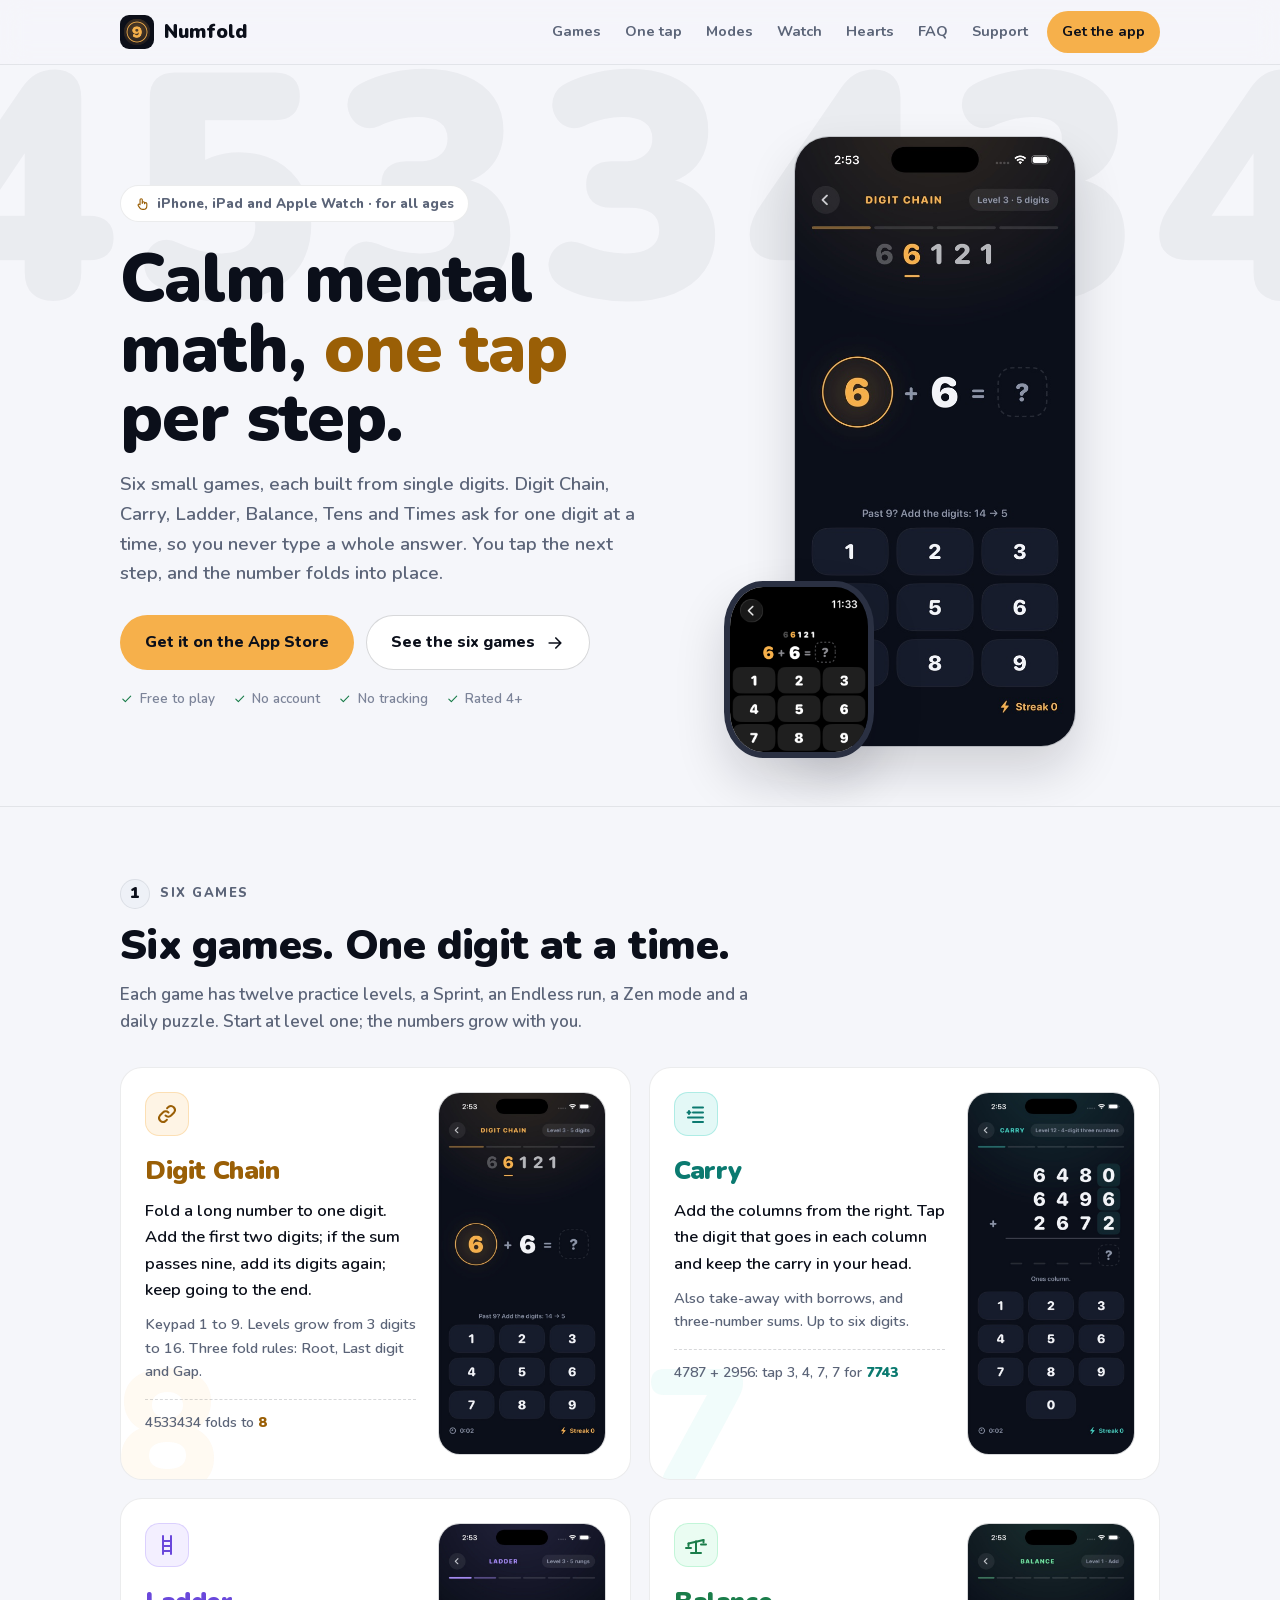
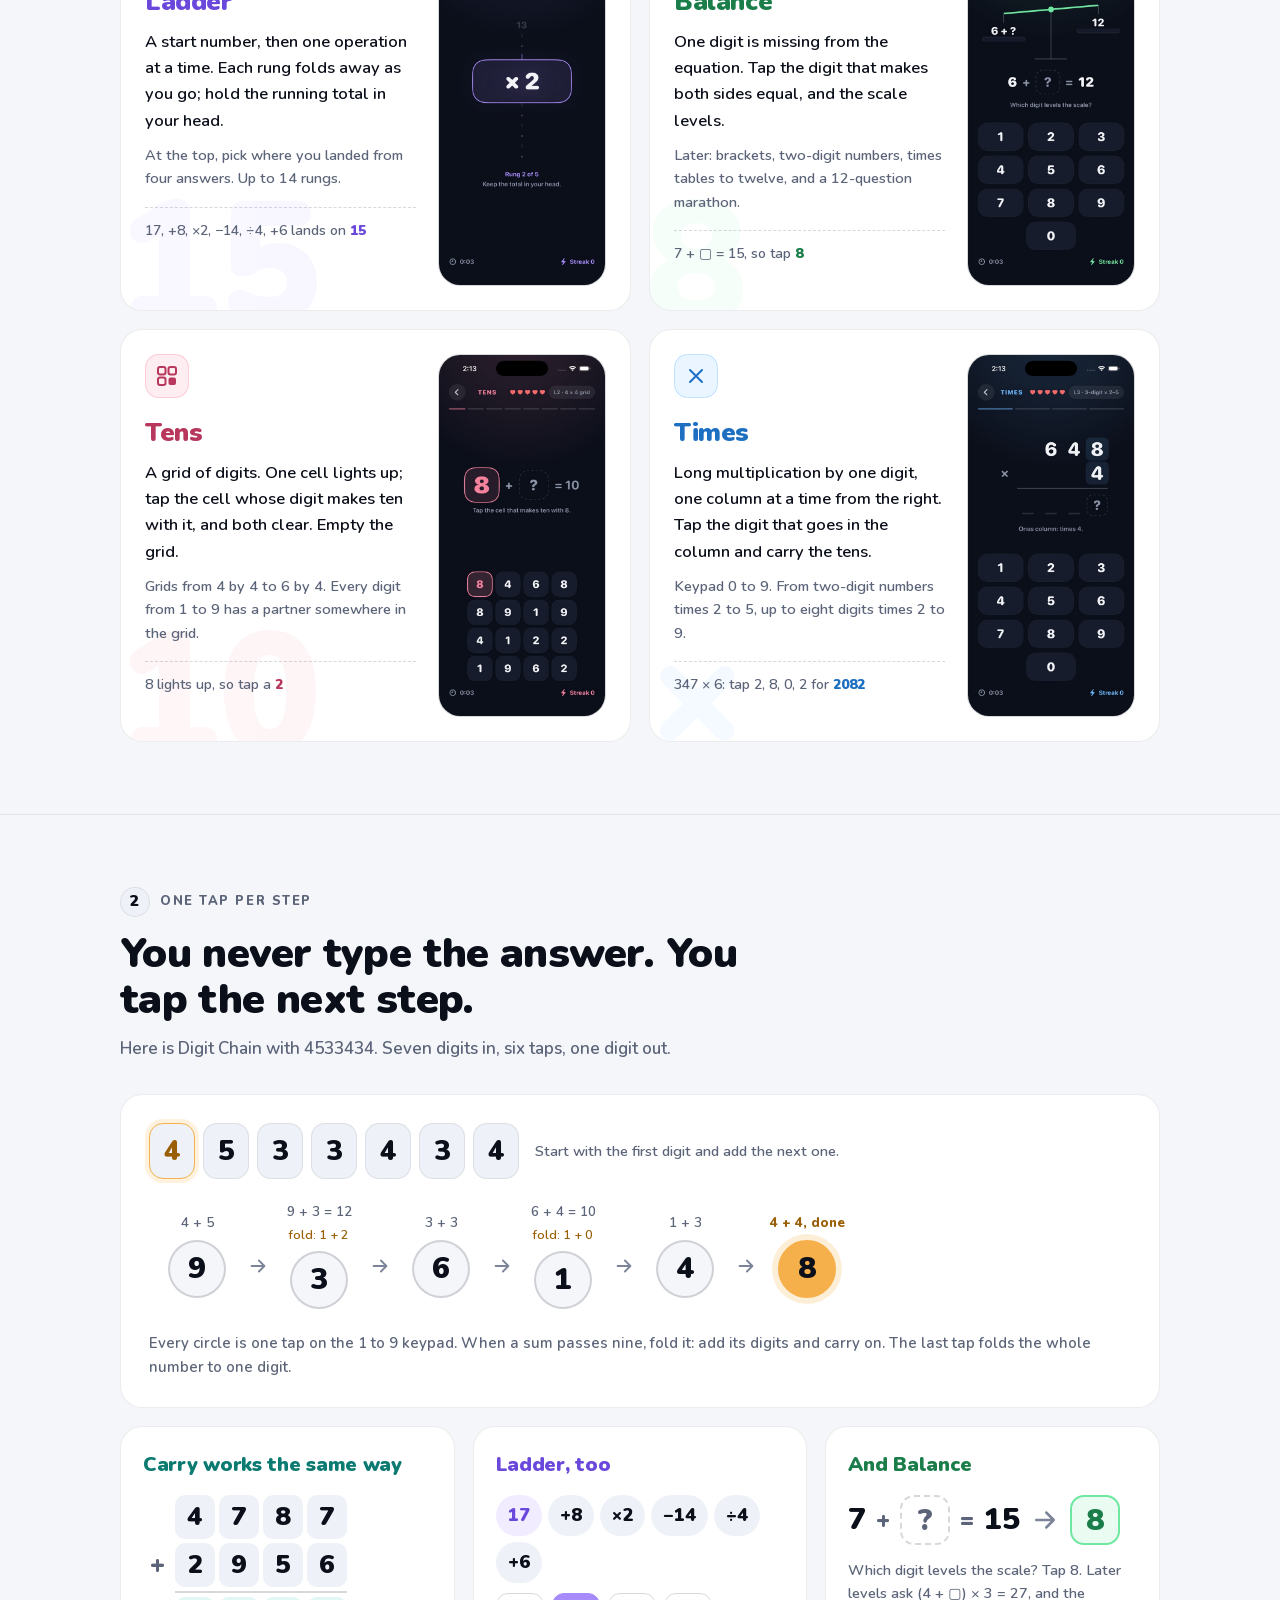
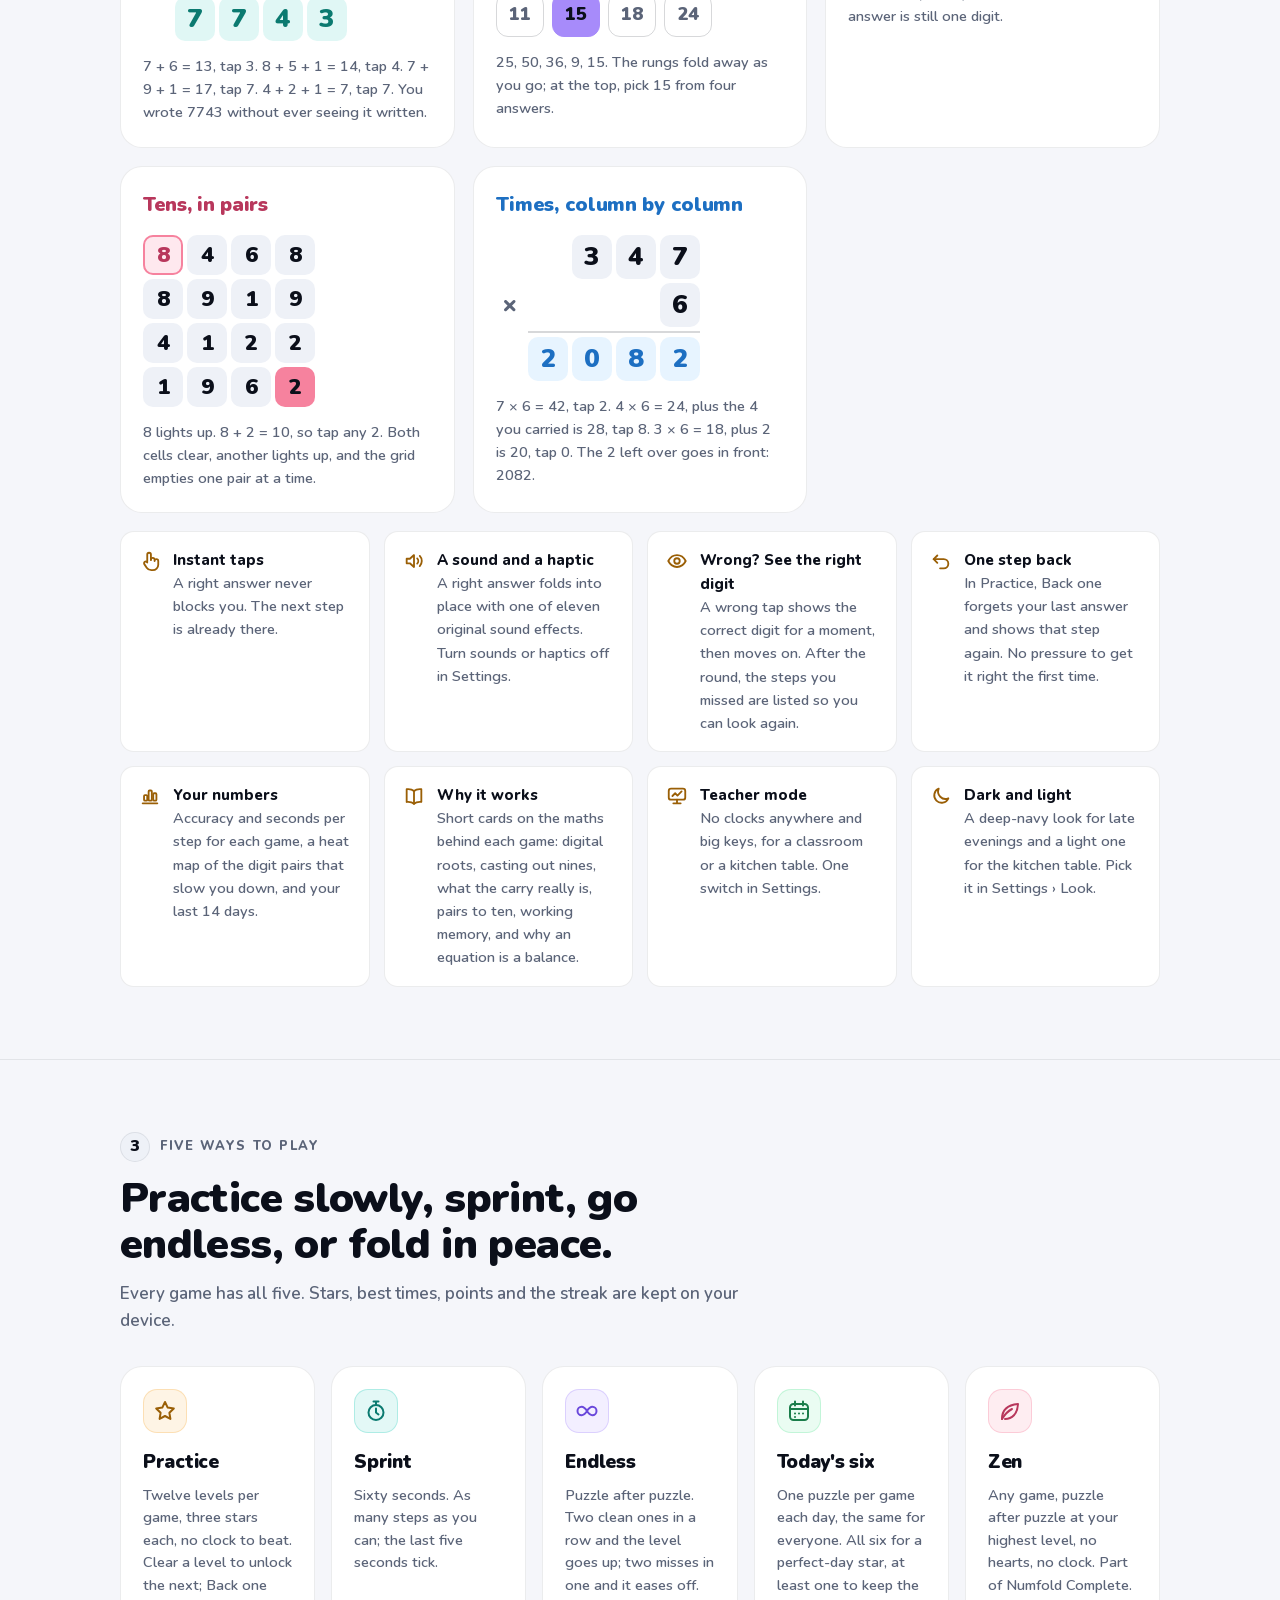
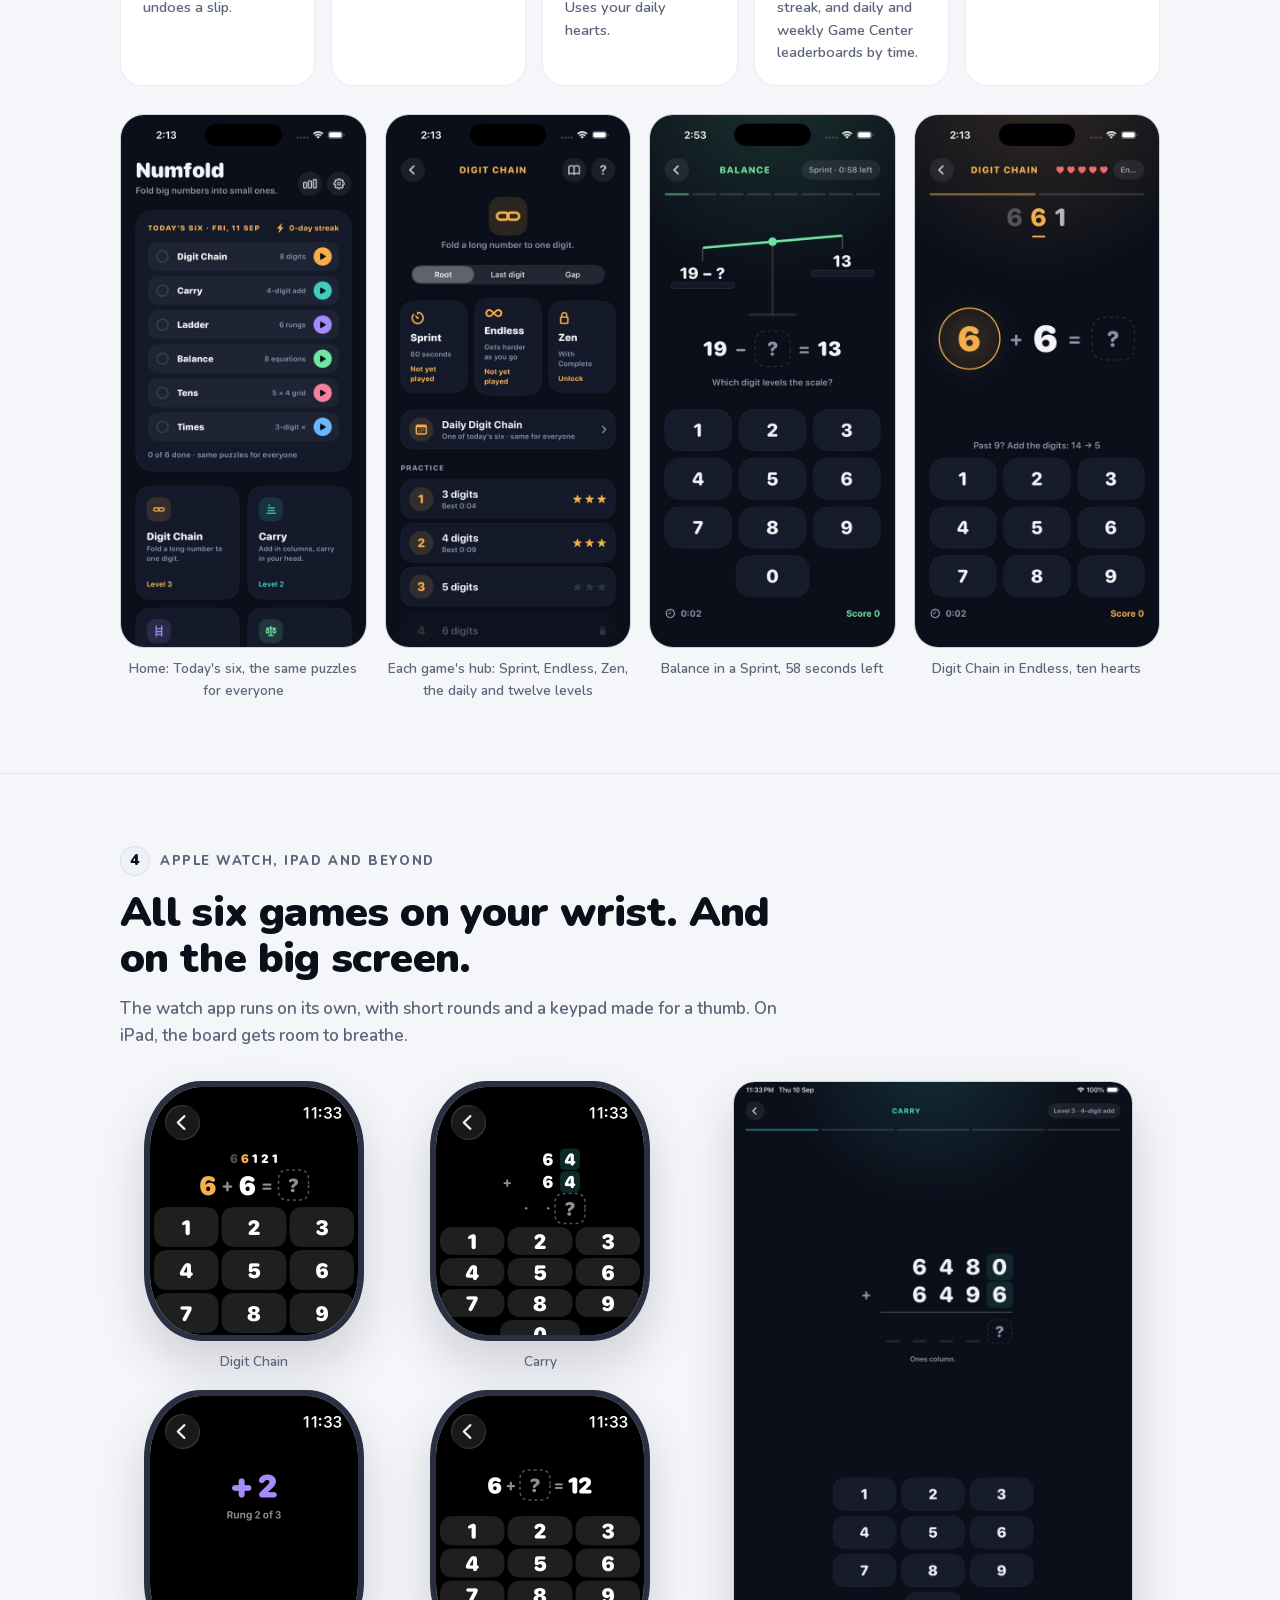
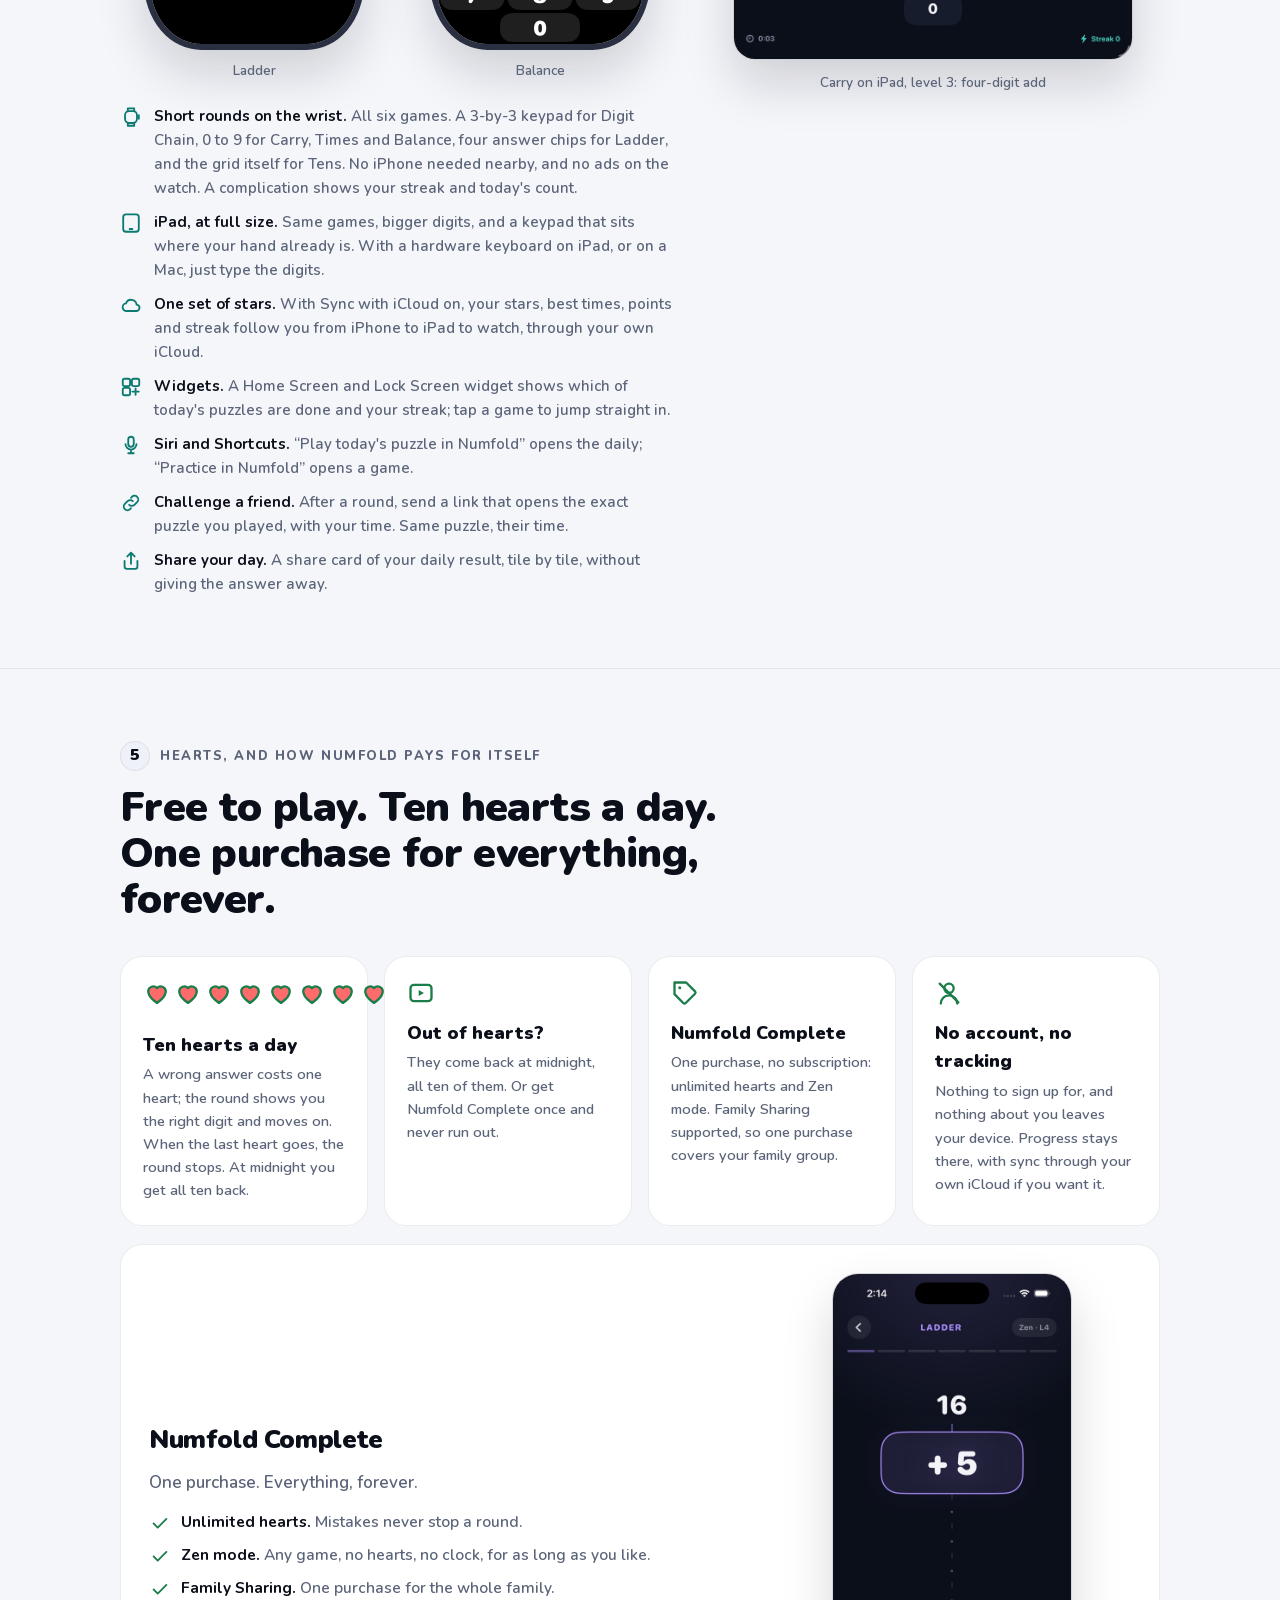
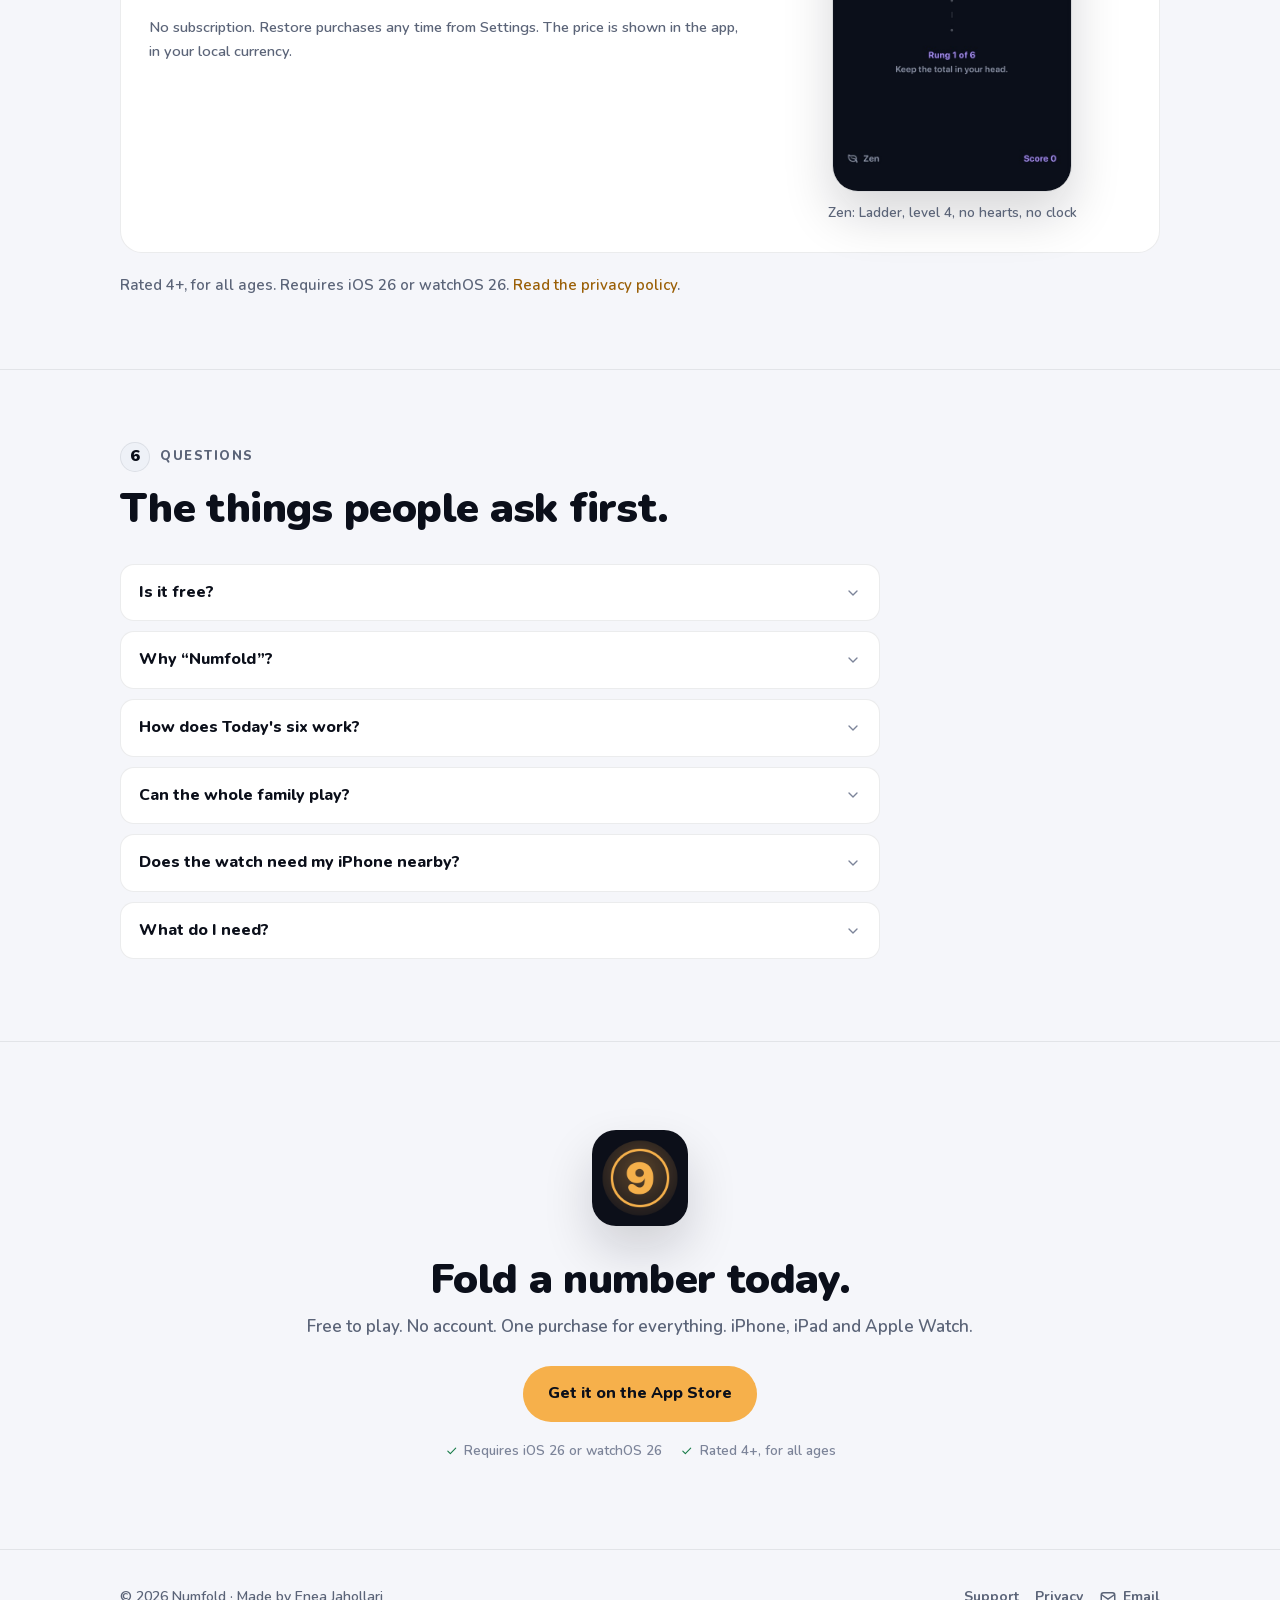
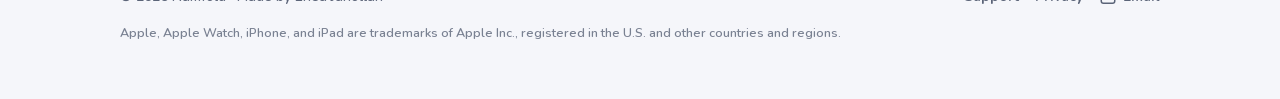
<file: index.html>
<!doctype html>
<html lang="en">
<head>
<meta charset="utf-8">
<meta name="viewport" content="width=device-width, initial-scale=1">
<meta name="apple-itunes-app" content="app-id=6819182139">
<meta name="color-scheme" content="dark light">
<title>Numfold — calm mental math, one tap per step. Six games for iPhone, iPad and Apple Watch</title>
<meta name="description" content="Six mental-math games built from single digits: Digit Chain, Carry, Ladder, Balance, Tens and Times. Practice, Sprint, Endless, Zen and Today's six. Free to play, no account; one purchase for unlimited hearts and Zen mode.">
<meta name="theme-color" media="(prefers-color-scheme: dark)" content="#0B0F1A">
<meta name="theme-color" media="(prefers-color-scheme: light)" content="#F5F6FA">
<meta property="og:title" content="Numfold">
<meta property="og:description" content="Calm mental math, one tap per step. Six games for iPhone, iPad and Apple Watch. Free to play, no account, one purchase for everything.">
<meta property="og:type" content="website">
<meta property="og:url" content="https://numfold.app/">
<meta property="og:image" content="https://numfold.app/assets/icon.png">
<link rel="canonical" href="https://numfold.app/">
<link rel="icon" href="assets/icon.png">
<link rel="apple-touch-icon" href="assets/apple-touch-icon.png">
<link rel="preload" href="assets/fonts/nunito-latin-wght.woff2" as="font" type="font/woff2" crossorigin>
<link rel="stylesheet" href="assets/site.css">
</head>
<body>
<svg xmlns="http://www.w3.org/2000/svg" style="display:none" aria-hidden="true">
  <symbol id="i-chain" viewBox="0 0 24 24"><path d="M10.5 13.5a4 4 0 0 0 5.6 0l3-3a4 4 0 0 0-5.6-5.6l-1.4 1.4"/><path d="M13.5 10.5a4 4 0 0 0-5.6 0l-3 3a4 4 0 0 0 5.6 5.6l1.4-1.4"/></symbol>
  <symbol id="i-columns" viewBox="0 0 24 24"><path d="M9 5.5h10M9 10.5h10M4 15.5h15M9 20h10"/><path d="M5 9v3M3.5 10.5h3"/></symbol>
  <symbol id="i-ladder" viewBox="0 0 24 24"><path d="M8 3v18M16 3v18M8 8h8M8 13h8M8 18h8"/></symbol>
  <symbol id="i-scale" viewBox="0 0 24 24"><path d="M4.5 10.5L19.5 7"/><path d="M12 8.8V20M7 20h10"/><path d="M4.5 10.5v2.5M19.5 7v2.5"/><path d="M2 15h5M17 11.5h5"/><circle cx="12" cy="8.8" r="1.4" fill="currentColor" stroke="none"/></symbol>
  <symbol id="i-grid" viewBox="0 0 24 24"><rect x="3" y="3" width="7.5" height="7.5" rx="2"/><rect x="13.5" y="3" width="7.5" height="7.5" rx="2"/><rect x="3" y="13.5" width="7.5" height="7.5" rx="2"/><rect x="13.5" y="13.5" width="7.5" height="7.5" rx="2" fill="currentColor" stroke="none"/></symbol>
  <symbol id="i-times" viewBox="0 0 24 24"><path d="M6 6l12 12M18 6L6 18"/></symbol>
  <symbol id="i-star" viewBox="0 0 24 24"><path d="M12 3l2.7 5.6 6.1.9-4.4 4.3 1 6.1L12 17l-5.4 2.9 1-6.1L3.2 9.5l6.1-.9L12 3z"/></symbol>
  <symbol id="i-timer" viewBox="0 0 24 24"><circle cx="12" cy="13.5" r="7.5"/><path d="M12 9.5v4l2.5 2M9.5 2.5h5M12 2.5V6"/></symbol>
  <symbol id="i-infinity" viewBox="0 0 24 24"><path d="M12 12c-1.8-2.7-3.3-4.2-5.3-4.2a4.2 4.2 0 0 0 0 8.4c2 0 3.5-1.5 5.3-4.2s3.3-4.2 5.3-4.2a4.2 4.2 0 0 1 0 8.4c-2 0-3.5-1.5-5.3-4.2z"/></symbol>
  <symbol id="i-calendar" viewBox="0 0 24 24"><rect x="3" y="5" width="18" height="16" rx="3.5"/><path d="M3 10h18M8 2.5v4M16 2.5v4"/><path d="M8 14.5h.01M12 14.5h.01M16 14.5h.01M8 18h.01"/></symbol>
  <symbol id="i-leaf" viewBox="0 0 24 24"><path d="M4 20c0-8 5-14 16-15-.5 10-6 15-13 15"/><path d="M4 20c3-5 6-8 10-10"/></symbol>
  <symbol id="i-watch" viewBox="0 0 24 24"><rect x="5.5" y="5.5" width="13" height="13" rx="4.5"/><path d="M8.5 5.5V2.5h7v3M8.5 18.5v3h7v-3M20.5 10v4"/></symbol>
  <symbol id="i-ipad" viewBox="0 0 24 24"><rect x="3.5" y="2.5" width="17" height="19" rx="3"/><path d="M10.5 18.5h3"/></symbol>
  <symbol id="i-tap" viewBox="0 0 24 24"><path d="M9 12.5V5a2 2 0 0 1 4 0v6"/><path d="M13 10.5a2 2 0 0 1 4 0v1.5a2 2 0 0 1 4 0V16a6 6 0 0 1-6 6h-1.6a6 6 0 0 1-5-2.7l-2.6-3.9a1.8 1.8 0 0 1 3-2l.2.3"/></symbol>
  <symbol id="i-sound" viewBox="0 0 24 24"><path d="M4 9.5v5h3.5l4.5 4v-13l-4.5 4H4z"/><path d="M15.5 9.2a4 4 0 0 1 0 5.6M18.3 6.5a8 8 0 0 1 0 11"/></symbol>
  <symbol id="i-eye" viewBox="0 0 24 24"><path d="M2.5 12c2-4 5.5-6.5 9.5-6.5s7.5 2.5 9.5 6.5c-2 4-5.5 6.5-9.5 6.5S4.5 16 2.5 12z"/><circle cx="12" cy="12" r="3"/></symbol>
  <symbol id="i-moon" viewBox="0 0 24 24"><path d="M20 14.5A8 8 0 0 1 9.5 4a8 8 0 1 0 10.5 10.5z"/></symbol>
  <symbol id="i-undo" viewBox="0 0 24 24"><path d="M4 10h11a5 5 0 0 1 0 10h-4"/><path d="M8 6l-4 4 4 4"/></symbol>
  <symbol id="i-chart" viewBox="0 0 24 24"><path d="M4 20h16"/><rect x="5.5" y="11" width="3.5" height="6" rx="1"/><rect x="10.5" y="6" width="3.5" height="11" rx="1"/><rect x="15.5" y="9" width="3.5" height="8" rx="1"/></symbol>
  <symbol id="i-book" viewBox="0 0 24 24"><path d="M12 6.5c-2-1.8-4.8-2.3-8-2v14c3.2-.3 6 .2 8 2 2-1.8 4.8-2.3 8-2v-14c-3.2-.3-6 .2-8 2z"/><path d="M12 6.5v14"/></symbol>
  <symbol id="i-teacher" viewBox="0 0 24 24"><rect x="3" y="4" width="18" height="12" rx="2.5"/><path d="M8 20h8M12 16v4"/><path d="M7 12l3-3 2.5 2.5L17 7"/></symbol>
  <symbol id="i-tag" viewBox="0 0 24 24"><path d="M20.6 12.6l-8 8a1.5 1.5 0 0 1-2.1 0L3 13V3h10l7.6 7.6a1.5 1.5 0 0 1 0 2z"/><circle cx="7.5" cy="7.5" r="1.3" fill="currentColor" stroke="none"/></symbol>
  <symbol id="i-heart" viewBox="0 0 24 24"><path d="M12 20.5s-7.5-4.6-7.5-10A4.3 4.3 0 0 1 12 7.8a4.3 4.3 0 0 1 7.5 2.7c0 5.4-7.5 10-7.5 10z"/></symbol>
  <symbol id="i-play" viewBox="0 0 24 24"><rect x="3" y="5" width="18" height="14" rx="3"/><path d="M10 9.5v5l4.5-2.5L10 9.5z" fill="currentColor" stroke="none"/></symbol>
  <symbol id="i-nouser" viewBox="0 0 24 24"><circle cx="12" cy="8" r="4"/><path d="M5 21a7 7 0 0 1 14 0"/><path d="M4 4l16 16"/></symbol>
  <symbol id="i-device" viewBox="0 0 24 24"><rect x="6" y="2.5" width="12" height="19" rx="3"/><rect x="9" y="10" width="6" height="5" rx="1.3"/><path d="M10.5 10V8.5a1.5 1.5 0 0 1 3 0V10"/></symbol>
  <symbol id="i-cloud" viewBox="0 0 24 24"><path d="M7.5 18.5h10a3.5 3.5 0 0 0 .6-7A6 6 0 0 0 6.5 10.3a4.1 4.1 0 0 0 1 8.2z"/></symbol>
  <symbol id="i-widget" viewBox="0 0 24 24"><rect x="3" y="3" width="8" height="8" rx="2"/><rect x="13" y="3" width="8" height="8" rx="2"/><rect x="3" y="13" width="8" height="8" rx="2"/><path d="M17 13.5v7M13.5 17h7"/></symbol>
  <symbol id="i-mic" viewBox="0 0 24 24"><rect x="9" y="3" width="6" height="11" rx="3"/><path d="M6 11a6 6 0 0 0 12 0M12 17v4M9 21h6"/></symbol>
  <symbol id="i-link" viewBox="0 0 24 24"><path d="M10 14a4 4 0 0 0 5.7 0l3-3a4 4 0 0 0-5.7-5.7l-1 1"/><path d="M14 10a4 4 0 0 0-5.7 0l-3 3a4 4 0 0 0 5.7 5.7l1-1"/></symbol>
  <symbol id="i-share" viewBox="0 0 24 24"><path d="M12 3v12M8 7l4-4 4 4"/><path d="M5 12v6a2.5 2.5 0 0 0 2.5 2.5h9A2.5 2.5 0 0 0 19 18v-6"/></symbol>
  <symbol id="i-trophy" viewBox="0 0 24 24"><path d="M7 4h10v5a5 5 0 0 1-10 0V4z"/><path d="M7 6H4v2a3 3 0 0 0 3 3M17 6h3v2a3 3 0 0 1-3 3"/><path d="M12 14v4M8.5 21h7M9.5 18h5"/></symbol>
  <symbol id="i-keyboard" viewBox="0 0 24 24"><rect x="2.5" y="6" width="19" height="12" rx="2.5"/><path d="M6.5 10h.01M10 10h.01M13.5 10h.01M17 10h.01M6.5 14h.01M17 14h.01M9.5 14h5"/></symbol>
  <symbol id="i-check" viewBox="0 0 24 24"><path d="M5 12.5l4.5 4.5L19 7.5"/></symbol>
  <symbol id="i-chevron" viewBox="0 0 24 24"><path d="M6 9l6 6 6-6"/></symbol>
  <symbol id="i-arrow" viewBox="0 0 24 24"><path d="M5 12h14M13 6l6 6-6 6"/></symbol>
  <symbol id="i-mail" viewBox="0 0 24 24"><rect x="3" y="5" width="18" height="14" rx="3"/><path d="M4 8l8 5.5L20 8"/></symbol>
</svg>

<header class="top"><div class="wrap">
  <img src="assets/icon.png" alt="" width="34" height="34"><span class="brand">Numfold</span>
  <nav>
    <a class="in-page" href="#games">Games</a>
    <a class="in-page" href="#one-tap">One tap</a>
    <a class="in-page" href="#modes">Modes</a>
    <a class="in-page" href="#watch">Watch</a>
    <a class="in-page" href="#hearts">Hearts</a>
    <a class="in-page" href="#faq">FAQ</a>
    <a class="support" href="support/">Support</a>
    <a class="cta" href="https://apps.apple.com/app/id6819182139">Get the app</a>
  </nav>
</div></header>

<main>
<div class="hero">
  <div class="digits" aria-hidden="true">4533434</div>
  <div class="wrap">
    <div>
      <span class="eyebrow"><svg class="icon"><use href="#i-tap"/></svg> iPhone, iPad and Apple Watch · for all ages</span>
      <h1>Calm mental math, <em>one tap</em> per step.</h1>
      <p class="lead">Six small games, each built from single digits. Digit Chain, Carry, Ladder, Balance, Tens and Times ask for one digit at a time, so you never type a whole answer. You tap the next step, and the number folds into place.</p>
      <div class="cta-row">
        <a class="btn primary" href="https://apps.apple.com/app/id6819182139">Get it on the App Store</a>
        <a class="btn" href="#games">See the six games <svg class="icon"><use href="#i-arrow"/></svg></a>
      </div>
      <ul class="fine">
        <li><svg class="icon"><use href="#i-check"/></svg> Free to play</li>
        <li><svg class="icon"><use href="#i-check"/></svg> No account</li>
        <li><svg class="icon"><use href="#i-check"/></svg> No tracking</li>
        <li><svg class="icon"><use href="#i-check"/></svg> Rated 4+</li>
      </ul>
    </div>
    <div class="shots">
      <img class="phone" src="assets/iphone-03-digit-chain.jpg" width="552" height="1200" alt="Numfold on iPhone: Digit Chain, level 3, the digits 6 6 1 2 1 across the top and the step 6 + 6 = ? above a keypad from 1 to 9">
      <img class="watch" src="assets/watch-02-digit-chain.png" width="416" height="496" alt="The same Digit Chain step on Apple Watch, with a 1 to 9 keypad">
    </div>
  </div>
</div>

<section id="games"><div class="wrap">
  <div class="head">
    <span class="kicker"><span class="n">1</span> Six games</span>
    <h2>Six games. One digit at a time.</h2>
    <p class="sub">Each game has twelve practice levels, a Sprint, an Endless run, a Zen mode and a daily puzzle. Start at level one; the numbers grow with you.</p>
  </div>
  <div class="games">
    <article class="game amber">
      <span class="mark" aria-hidden="true">8</span>
      <div class="text">
        <div class="tile"><svg class="icon"><use href="#i-chain"/></svg></div>
        <h3>Digit Chain</h3>
        <p class="rule">Fold a long number to one digit. Add the first two digits; if the sum passes nine, add its digits again; keep going to the end.</p>
        <p class="levels">Keypad 1 to 9. Levels grow from 3 digits to 16. Three fold rules: Root, Last digit and Gap.</p>
        <p class="ex">4533434 folds to <b>8</b></p>
      </div>
      <img src="assets/iphone-03-digit-chain.jpg" width="552" height="1200" loading="lazy" alt="Digit Chain on iPhone: the digits 6 6 1 2 1, the current digit highlighted in amber, and 6 + 6 = ? waiting for a tap">
    </article>
    <article class="game teal">
      <span class="mark" aria-hidden="true">7</span>
      <div class="text">
        <div class="tile"><svg class="icon"><use href="#i-columns"/></svg></div>
        <h3>Carry</h3>
        <p class="rule">Add the columns from the right. Tap the digit that goes in each column and keep the carry in your head.</p>
        <p class="levels">Also take-away with borrows, and three-number sums. Up to six digits.</p>
        <p class="ex">4787 + 2956: tap 3, 4, 7, 7 for <b>7743</b></p>
      </div>
      <img src="assets/iphone-09-carry-level-12.jpg" width="552" height="1200" loading="lazy" alt="Carry on iPhone, level 12: three four-digit numbers stacked for adding, the ones column highlighted, and a keypad from 0 to 9">
    </article>
    <article class="game violet">
      <span class="mark" aria-hidden="true">15</span>
      <div class="text">
        <div class="tile"><svg class="icon"><use href="#i-ladder"/></svg></div>
        <h3>Ladder</h3>
        <p class="rule">A start number, then one operation at a time. Each rung folds away as you go; hold the running total in your head.</p>
        <p class="levels">At the top, pick where you landed from four answers. Up to 14 rungs.</p>
        <p class="ex">17, +8, ×2, −14, ÷4, +6 lands on <b>15</b></p>
      </div>
      <img src="assets/iphone-05-ladder.jpg" width="552" height="1200" loading="lazy" alt="Ladder on iPhone, level 3: the start number 13 fading above a large ×2 rung, with the text Rung 2 of 5, keep the total in your head">
    </article>
    <article class="game mint">
      <span class="mark" aria-hidden="true">8</span>
      <div class="text">
        <div class="tile"><svg class="icon"><use href="#i-scale"/></svg></div>
        <h3>Balance</h3>
        <p class="rule">One digit is missing from the equation. Tap the digit that makes both sides equal, and the scale levels.</p>
        <p class="levels">Later: brackets, two-digit numbers, times tables to twelve, and a 12-question marathon.</p>
        <p class="ex">7 + ▢ = 15, so tap <b>8</b></p>
      </div>
      <img src="assets/iphone-06-balance.jpg" width="552" height="1200" loading="lazy" alt="Balance on iPhone, level 1: a tilted scale with 6 + ? on one side and 12 on the other, the question Which digit levels the scale?, and a keypad">
    </article>
    <article class="game rose">
      <span class="mark" aria-hidden="true">10</span>
      <div class="text">
        <div class="tile"><svg class="icon"><use href="#i-grid"/></svg></div>
        <h3>Tens</h3>
        <p class="rule">A grid of digits. One cell lights up; tap the cell whose digit makes ten with it, and both clear. Empty the grid.</p>
        <p class="levels">Grids from 4 by 4 to 6 by 4. Every digit from 1 to 9 has a partner somewhere in the grid.</p>
        <p class="ex">8 lights up, so tap a <b>2</b></p>
      </div>
      <img src="assets/iphone-10-tens.jpg" width="552" height="1200" loading="lazy" alt="Tens on iPhone, level 2: a 4 by 4 grid of digits with an 8 lit up in rose, the prompt 8 + ? = 10 and the text Tap the cell that makes ten with 8">
    </article>
    <article class="game sky">
      <span class="mark" aria-hidden="true">×</span>
      <div class="text">
        <div class="tile"><svg class="icon"><use href="#i-times"/></svg></div>
        <h3>Times</h3>
        <p class="rule">Long multiplication by one digit, one column at a time from the right. Tap the digit that goes in the column and carry the tens.</p>
        <p class="levels">Keypad 0 to 9. From two-digit numbers times 2 to 5, up to eight digits times 2 to 9.</p>
        <p class="ex">347 × 6: tap 2, 8, 0, 2 for <b>2082</b></p>
      </div>
      <img src="assets/iphone-11-times.jpg" width="552" height="1200" loading="lazy" alt="Times on iPhone, level 3: 648 times 4 set out in columns, the ones column highlighted, the text Ones column: times 4, and a keypad from 0 to 9">
    </article>
  </div>
</div></section>

<section id="one-tap"><div class="wrap">
  <div class="head">
    <span class="kicker"><span class="n">2</span> One tap per step</span>
    <h2>You never type the answer. You tap the next step.</h2>
    <p class="sub">Here is Digit Chain with 4533434. Seven digits in, six taps, one digit out.</p>
  </div>
  <div class="panel">
    <div class="source" aria-label="The number 4533434">
      <span class="d first">4</span><span class="d">5</span><span class="d">3</span><span class="d">3</span><span class="d">4</span><span class="d">3</span><span class="d">4</span>
      <span class="label">Start with the first digit and add the next one.</span>
    </div>
    <ol class="chain">
      <li><div class="step"><span class="sum">4 + 5</span><span class="res">9</span></div><svg class="icon arrow"><use href="#i-arrow"/></svg></li>
      <li><div class="step"><span class="sum">9 + 3 = 12</span><span class="fold">fold: 1 + 2</span><span class="res">3</span></div><svg class="icon arrow"><use href="#i-arrow"/></svg></li>
      <li><div class="step"><span class="sum">3 + 3</span><span class="res">6</span></div><svg class="icon arrow"><use href="#i-arrow"/></svg></li>
      <li><div class="step"><span class="sum">6 + 4 = 10</span><span class="fold">fold: 1 + 0</span><span class="res">1</span></div><svg class="icon arrow"><use href="#i-arrow"/></svg></li>
      <li><div class="step"><span class="sum">1 + 3</span><span class="res">4</span></div><svg class="icon arrow"><use href="#i-arrow"/></svg></li>
      <li class="final"><div class="step"><span class="sum">4 + 4, done</span><span class="res">8</span></div></li>
    </ol>
    <p class="sub" style="margin-top:22px;font-size:15px">Every circle is one tap on the 1 to 9 keypad. When a sum passes nine, fold it: add its digits and carry on. The last tap folds the whole number to one digit.</p>
  </div>

  <div class="same">
    <div class="panel">
      <h3 class="teal">Carry works the same way</h3>
      <div class="demo" aria-label="4787 plus 2956 equals 7743">
        <div class="colsum">
          <span class="op"></span><span class="n">4</span><span class="n">7</span><span class="n">8</span><span class="n">7</span>
          <span class="op">+</span><span class="n">2</span><span class="n">9</span><span class="n">5</span><span class="n">6</span>
          <span class="rule"></span>
          <span class="op"></span><span class="r">7</span><span class="r">7</span><span class="r">4</span><span class="r">3</span>
        </div>
      </div>
      <p>7 + 6 = 13, tap 3. 8 + 5 + 1 = 14, tap 4. 7 + 9 + 1 = 17, tap 7. 4 + 2 + 1 = 7, tap 7. You wrote 7743 without ever seeing it written.</p>
    </div>
    <div class="panel">
      <h3 class="violet">Ladder, too</h3>
      <div class="demo">
        <div class="rungs" aria-label="17, plus 8, times 2, minus 14, divided by 4, plus 6"><span class="start">17</span><span>+8</span><span>×2</span><span>−14</span><span>÷4</span><span>+6</span></div>
        <div class="picks" aria-label="Four answers to pick from: 11, 15, 18, 24. The right one is 15."><span>11</span><span class="pick">15</span><span>18</span><span>24</span></div>
      </div>
      <p>25, 50, 36, 9, 15. The rungs fold away as you go; at the top, pick 15 from four answers.</p>
    </div>
    <div class="panel">
      <h3 class="mint">And Balance</h3>
      <div class="demo">
        <div class="eq" aria-label="7 plus a missing digit equals 15; the missing digit is 8"><span>7</span><span class="op">+</span><span class="box">?</span><span class="op">=</span><span>15</span><svg class="icon" style="color:var(--dim)"><use href="#i-arrow"/></svg><span class="box ok">8</span></div>
      </div>
      <p>Which digit levels the scale? Tap 8. Later levels ask (4 + ▢) × 3 = 27, and the answer is still one digit.</p>
    </div>
    <div class="panel">
      <h3 class="rose">Tens, in pairs</h3>
      <div class="demo">
        <div class="tgrid" aria-label="A 4 by 4 grid of digits. The 8 in the top left is lit; the 2 in the bottom right makes ten with it.">
          <span class="lit">8</span><span>4</span><span>6</span><span>8</span>
          <span>8</span><span>9</span><span>1</span><span>9</span>
          <span>4</span><span>1</span><span>2</span><span>2</span>
          <span>1</span><span>9</span><span>6</span><span class="pair">2</span>
        </div>
      </div>
      <p>8 lights up. 8 + 2 = 10, so tap any 2. Both cells clear, another lights up, and the grid empties one pair at a time.</p>
    </div>
    <div class="panel">
      <h3 class="sky">Times, column by column</h3>
      <div class="demo" aria-label="347 times 6 equals 2082">
        <div class="colsum times">
          <span class="op"></span><span class="n blank"></span><span class="n">3</span><span class="n">4</span><span class="n">7</span>
          <span class="op">×</span><span class="n blank"></span><span class="n blank"></span><span class="n blank"></span><span class="n">6</span>
          <span class="rule"></span>
          <span class="op"></span><span class="r">2</span><span class="r">0</span><span class="r">8</span><span class="r">2</span>
        </div>
      </div>
      <p>7 × 6 = 42, tap 2. 4 × 6 = 24, plus the 4 you carried is 28, tap 8. 3 × 6 = 18, plus 2 is 20, tap 0. The 2 left over goes in front: 2082.</p>
    </div>
  </div>

  <div class="feel">
    <div><svg class="icon"><use href="#i-tap"/></svg><span><b>Instant taps</b>A right answer never blocks you. The next step is already there.</span></div>
    <div><svg class="icon"><use href="#i-sound"/></svg><span><b>A sound and a haptic</b>A right answer folds into place with one of eleven original sound effects. Turn sounds or haptics off in Settings.</span></div>
    <div><svg class="icon"><use href="#i-eye"/></svg><span><b>Wrong? See the right digit</b>A wrong tap shows the correct digit for a moment, then moves on. After the round, the steps you missed are listed so you can look again.</span></div>
    <div><svg class="icon"><use href="#i-undo"/></svg><span><b>One step back</b>In Practice, Back one forgets your last answer and shows that step again. No pressure to get it right the first time.</span></div>
    <div><svg class="icon"><use href="#i-chart"/></svg><span><b>Your numbers</b>Accuracy and seconds per step for each game, a heat map of the digit pairs that slow you down, and your last 14 days.</span></div>
    <div><svg class="icon"><use href="#i-book"/></svg><span><b>Why it works</b>Short cards on the maths behind each game: digital roots, casting out nines, what the carry really is, pairs to ten, working memory, and why an equation is a balance.</span></div>
    <div><svg class="icon"><use href="#i-teacher"/></svg><span><b>Teacher mode</b>No clocks anywhere and big keys, for a classroom or a kitchen table. One switch in Settings.</span></div>
    <div><svg class="icon"><use href="#i-moon"/></svg><span><b>Dark and light</b>A deep-navy look for late evenings and a light one for the kitchen table. Pick it in Settings › Look.</span></div>
  </div>
</div></section>

<section id="modes"><div class="wrap">
  <div class="head">
    <span class="kicker"><span class="n">3</span> Five ways to play</span>
    <h2>Practice slowly, sprint, go endless, or fold in peace.</h2>
    <p class="sub">Every game has all five. Stars, best times, points and the streak are kept on your device.</p>
  </div>
  <div class="cards">
    <div class="card amber"><div class="tile"><svg class="icon"><use href="#i-star"/></svg></div><h3>Practice</h3><p>Twelve levels per game, three stars each, no clock to beat. Clear a level to unlock the next; Back one undoes a slip.</p></div>
    <div class="card teal"><div class="tile"><svg class="icon"><use href="#i-timer"/></svg></div><h3>Sprint</h3><p>Sixty seconds. As many steps as you can; the last five seconds tick.</p></div>
    <div class="card violet"><div class="tile"><svg class="icon"><use href="#i-infinity"/></svg></div><h3>Endless</h3><p>Puzzle after puzzle. Two clean ones in a row and the level goes up; two misses in one and it eases off. Uses your daily hearts.</p></div>
    <div class="card mint"><div class="tile"><svg class="icon"><use href="#i-calendar"/></svg></div><h3>Today's six</h3><p>One puzzle per game each day, the same for everyone. All six for a perfect-day star, at least one to keep the streak, and daily and weekly Game Center leaderboards by time.</p></div>
    <div class="card rose"><div class="tile"><svg class="icon"><use href="#i-leaf"/></svg></div><h3>Zen</h3><p>Any game, puzzle after puzzle at your highest level, no hearts, no clock. Part of Numfold Complete.</p></div>
  </div>
  <div class="gallery">
    <figure><img src="assets/iphone-01-home.jpg" width="552" height="1200" loading="lazy" alt="The Numfold home screen on iPhone: Today's six with one row per game, a 0-day streak, and the text 0 of 6 done, same puzzles for everyone"><figcaption>Home: Today's six, the same puzzles for everyone</figcaption></figure>
    <figure><img src="assets/iphone-02-hub-digit-chain.jpg" width="552" height="1200" loading="lazy" alt="The Digit Chain hub on iPhone: the fold rule switch Root, Last digit, Gap; Sprint, Endless and Zen cards; the daily puzzle; and the practice levels with stars"><figcaption>Each game's hub: Sprint, Endless, Zen, the daily and twelve levels</figcaption></figure>
    <figure><img src="assets/iphone-08-sprint.jpg" width="552" height="1200" loading="lazy" alt="Balance in a Sprint on iPhone with 58 seconds left: 19 minus ? equals 13"><figcaption>Balance in a Sprint, 58 seconds left</figcaption></figure>
    <figure><img src="assets/iphone-07-endless.jpg" width="552" height="1200" loading="lazy" alt="Digit Chain in Endless on iPhone with ten hearts in the header and the score"><figcaption>Digit Chain in Endless, ten hearts</figcaption></figure>
  </div>
</div></section>

<section id="watch"><div class="wrap">
  <div class="head">
    <span class="kicker"><span class="n">4</span> Apple Watch, iPad and beyond</span>
    <h2>All six games on your wrist. And on the big screen.</h2>
    <p class="sub">The watch app runs on its own, with short rounds and a keypad made for a thumb. On iPad, the board gets room to breathe.</p>
  </div>
  <div class="devices">
    <div>
      <div class="watches">
        <figure><img src="assets/watch-02-digit-chain.png" width="416" height="496" loading="lazy" alt="Digit Chain on Apple Watch: 6 + 6 = ? with a 1 to 9 keypad"><figcaption>Digit Chain</figcaption></figure>
        <figure><img src="assets/watch-03-carry.png" width="416" height="496" loading="lazy" alt="Carry on Apple Watch: 64 plus 64, ones column highlighted"><figcaption>Carry</figcaption></figure>
        <figure><img src="assets/watch-04-ladder.png" width="416" height="496" loading="lazy" alt="Ladder on Apple Watch: the rung +2, rung 2 of 3"><figcaption>Ladder</figcaption></figure>
        <figure><img src="assets/watch-05-balance.png" width="416" height="496" loading="lazy" alt="Balance on Apple Watch: 6 + ? = 12 with a 0 to 9 keypad"><figcaption>Balance</figcaption></figure>
      </div>
      <div class="note">
        <div><svg class="icon"><use href="#i-watch"/></svg><span><b>Short rounds on the wrist.</b> All six games. A 3-by-3 keypad for Digit Chain, 0 to 9 for Carry, Times and Balance, four answer chips for Ladder, and the grid itself for Tens. No iPhone needed nearby, and no ads on the watch. A complication shows your streak and today's count.</span></div>
        <div><svg class="icon"><use href="#i-ipad"/></svg><span><b>iPad, at full size.</b> Same games, bigger digits, and a keypad that sits where your hand already is. With a hardware keyboard on iPad, or on a Mac, just type the digits.</span></div>
        <div><svg class="icon"><use href="#i-cloud"/></svg><span><b>One set of stars.</b> With Sync with iCloud on, your stars, best times, points and streak follow you from iPhone to iPad to watch, through your own iCloud.</span></div>
        <div><svg class="icon"><use href="#i-widget"/></svg><span><b>Widgets.</b> A Home Screen and Lock Screen widget shows which of today's puzzles are done and your streak; tap a game to jump straight in.</span></div>
        <div><svg class="icon"><use href="#i-mic"/></svg><span><b>Siri and Shortcuts.</b> “Play today's puzzle in Numfold” opens the daily; “Practice in Numfold” opens a game.</span></div>
        <div><svg class="icon"><use href="#i-link"/></svg><span><b>Challenge a friend.</b> After a round, send a link that opens the exact puzzle you played, with your time. Same puzzle, their time.</span></div>
        <div><svg class="icon"><use href="#i-share"/></svg><span><b>Share your day.</b> A share card of your daily result, tile by tile, without giving the answer away.</span></div>
      </div>
    </div>
    <div class="ipad">
      <figure><img src="assets/ipad-carry.jpg" width="827" height="1200" loading="lazy" alt="Carry on iPad, level 3: 6480 plus 6496 with the ones column highlighted and a large keypad"><figcaption>Carry on iPad, level 3: four-digit add</figcaption></figure>
    </div>
  </div>
</div></section>

<section id="hearts"><div class="wrap">
  <div class="head">
    <span class="kicker"><span class="n">5</span> Hearts, and how Numfold pays for itself</span>
    <h2>Free to play. Ten hearts a day. One purchase for everything, forever.</h2>
  </div>
  <div class="promise">
    <div><span class="hearts" aria-label="Ten hearts"><svg class="icon"><use href="#i-heart"/></svg><svg class="icon"><use href="#i-heart"/></svg><svg class="icon"><use href="#i-heart"/></svg><svg class="icon"><use href="#i-heart"/></svg><svg class="icon"><use href="#i-heart"/></svg><svg class="icon"><use href="#i-heart"/></svg><svg class="icon"><use href="#i-heart"/></svg><svg class="icon"><use href="#i-heart"/></svg><svg class="icon"><use href="#i-heart"/></svg><svg class="icon"><use href="#i-heart"/></svg></span><b>Ten hearts a day</b><p>A wrong answer costs one heart; the round shows you the right digit and moves on. When the last heart goes, the round stops. At midnight you get all ten back.</p></div>
    <div><svg class="icon"><use href="#i-play"/></svg><b>Out of hearts?</b><p>They come back at midnight, all ten of them. Or get Numfold Complete once and never run out.</p></div>
    <div><svg class="icon"><use href="#i-tag"/></svg><b>Numfold Complete</b><p>One purchase, no subscription: unlimited hearts and Zen mode. Family Sharing supported, so one purchase covers your family group.</p></div>
    <div><svg class="icon"><use href="#i-nouser"/></svg><b>No account, no tracking</b><p>Nothing to sign up for, and nothing about you leaves your device. Progress stays there, with sync through your own iCloud if you want it.</p></div>
  </div>
  <div class="panel deal">
    <div>
      <h3>Numfold Complete</h3>
      <p class="sub">One purchase. Everything, forever.</p>
      <ul>
        <li><svg class="icon"><use href="#i-check"/></svg><span><b>Unlimited hearts.</b> Mistakes never stop a round.</span></li>
        <li><svg class="icon"><use href="#i-check"/></svg><span><b>Zen mode.</b> Any game, no hearts, no clock, for as long as you like.</span></li>
        <li><svg class="icon"><use href="#i-check"/></svg><span><b>Family Sharing.</b> One purchase for the whole family.</span></li>
      </ul>
      <p class="sub" style="font-size:14.5px">No subscription. Restore purchases any time from Settings. The price is shown in the app, in your local currency.</p>
    </div>
    <figure><img src="assets/iphone-12-zen.jpg" width="552" height="1200" loading="lazy" alt="Ladder in Zen mode on iPhone: the start number 16 above a large +5 rung, Rung 1 of 6, no hearts and no clock in the header"><figcaption>Zen: Ladder, level 4, no hearts, no clock</figcaption></figure>
  </div>
  <p class="promise-note">Rated 4+, for all ages. Requires iOS 26 or watchOS 26. <a href="privacy/">Read the privacy policy</a>.</p>
</div></section>

<section id="faq"><div class="wrap">
  <div class="head">
    <span class="kicker"><span class="n">6</span> Questions</span>
    <h2>The things people ask first.</h2>
  </div>
  <div class="faq">
    <details><summary>Is it free? <svg class="icon"><use href="#i-chevron"/></svg></summary><p>Free to download and free to play: every game, every level and every mode, with ten hearts a day and no account. When the hearts run out you can wait for midnight, or buy Numfold Complete once for unlimited hearts and Zen mode. There is no subscription.</p></details>
    <details><summary>Why “Numfold”? <svg class="icon"><use href="#i-chevron"/></svg></summary><p>Because every game folds a number down. A long number folds to one digit, columns fold into a sum or a product, a ladder of operations folds into where you landed, a scale folds level, and a grid folds away in pairs of ten. Num, fold.</p></details>
    <details><summary>How does Today's six work? <svg class="icon"><use href="#i-chevron"/></svg></summary><p>Each day the app builds one puzzle per game from the date, so everyone gets the same six. Finish all six for a perfect-day star. Play at least one and your daily streak grows; skip a whole day and it starts again from one. With Game Center, your times go on daily and weekly leaderboards for each game.</p></details>
    <details><summary>Can the whole family play? <svg class="icon"><use href="#i-chevron"/></svg></summary><p>Yes. Numfold is rated 4+ and made for all ages, with no accounts, no chat and no banners. Level one of every game uses small numbers, and the levels grow gently: a three-digit chain, a two-digit sum, three rungs, one missing digit, a 4 by 4 grid, a two-digit times table. Teacher mode turns off every clock, and Numfold Complete supports Family Sharing.</p></details>
    <details><summary>Does the watch need my iPhone nearby? <svg class="icon"><use href="#i-chevron"/></svg></summary><p>No. The watch app runs on its own, with all six games. With Sync with iCloud on, rounds on the watch count toward the same stars and streak as on your iPhone.</p></details>
    <details><summary>What do I need? <svg class="icon"><use href="#i-chevron"/></svg></summary><p>iOS 26 on iPhone or iPad. watchOS 26 on Apple Watch. More answers on the <a href="support/">support page</a>.</p></details>
  </div>
</div></section>

<section class="get" id="get"><div class="wrap">
  <img src="assets/icon.png" width="96" height="96" alt="Numfold app icon: a rounded 9 inside an amber ring">
  <h2>Fold a number today.</h2>
  <p class="sub">Free to play. No account. One purchase for everything. iPhone, iPad and Apple Watch.</p>
  <a class="btn primary" href="https://apps.apple.com/app/id6819182139">Get it on the App Store</a>
  <ul class="fine">
    <li><svg class="icon"><use href="#i-check"/></svg> Requires iOS 26 or watchOS 26</li>
    <li><svg class="icon"><use href="#i-check"/></svg> Rated 4+, for all ages</li>
  </ul>
</div></section>
</main>

<footer><div class="wrap">
  <span>© 2026 Numfold · Made by Enea Jahollari</span>
  <nav>
    <a href="support/">Support</a>
    <a href="privacy/">Privacy</a>
    <a href="mailto:glanceslots@gmail.com"><svg class="icon"><use href="#i-mail"/></svg>Email</a>
  </nav>
  <p class="legal">Apple, Apple Watch, iPhone, and iPad are trademarks of Apple Inc., registered in the U.S. and other countries and regions.</p>
</div></footer>
</body>
</html>
</file>
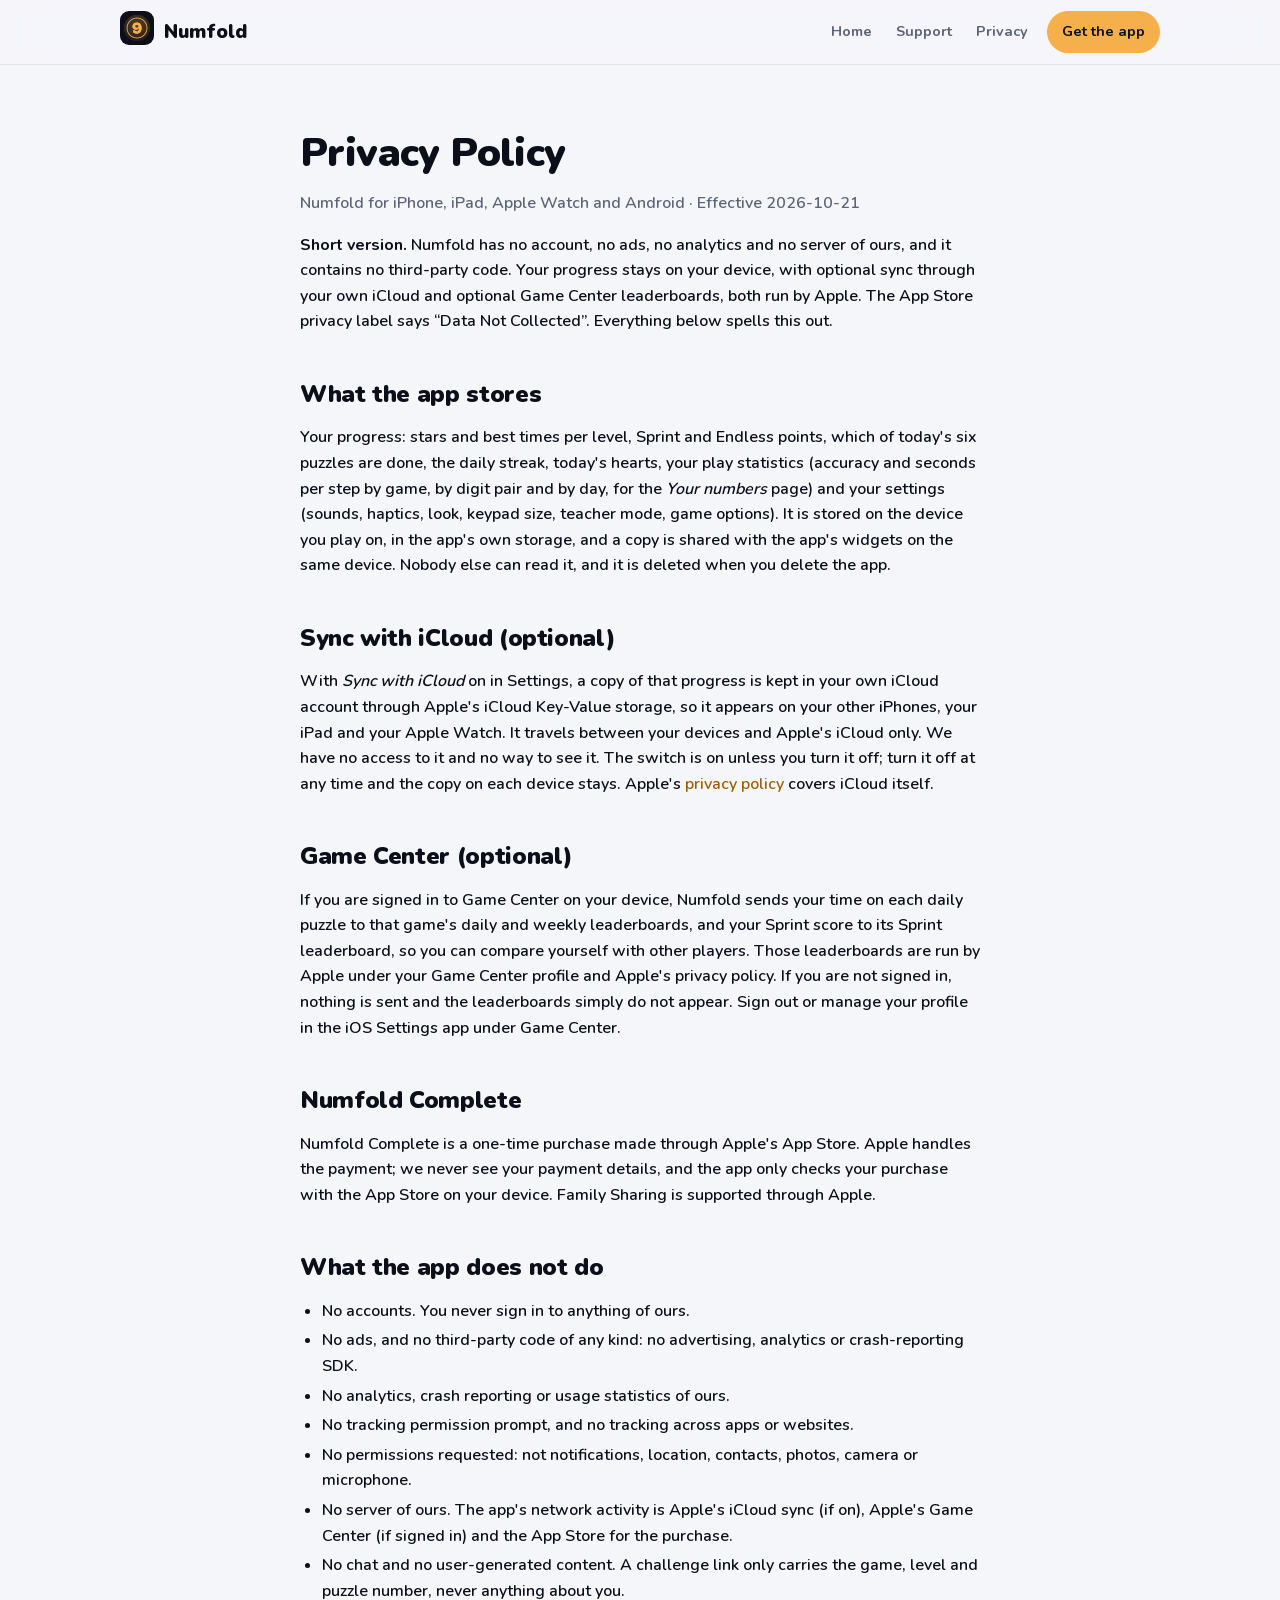
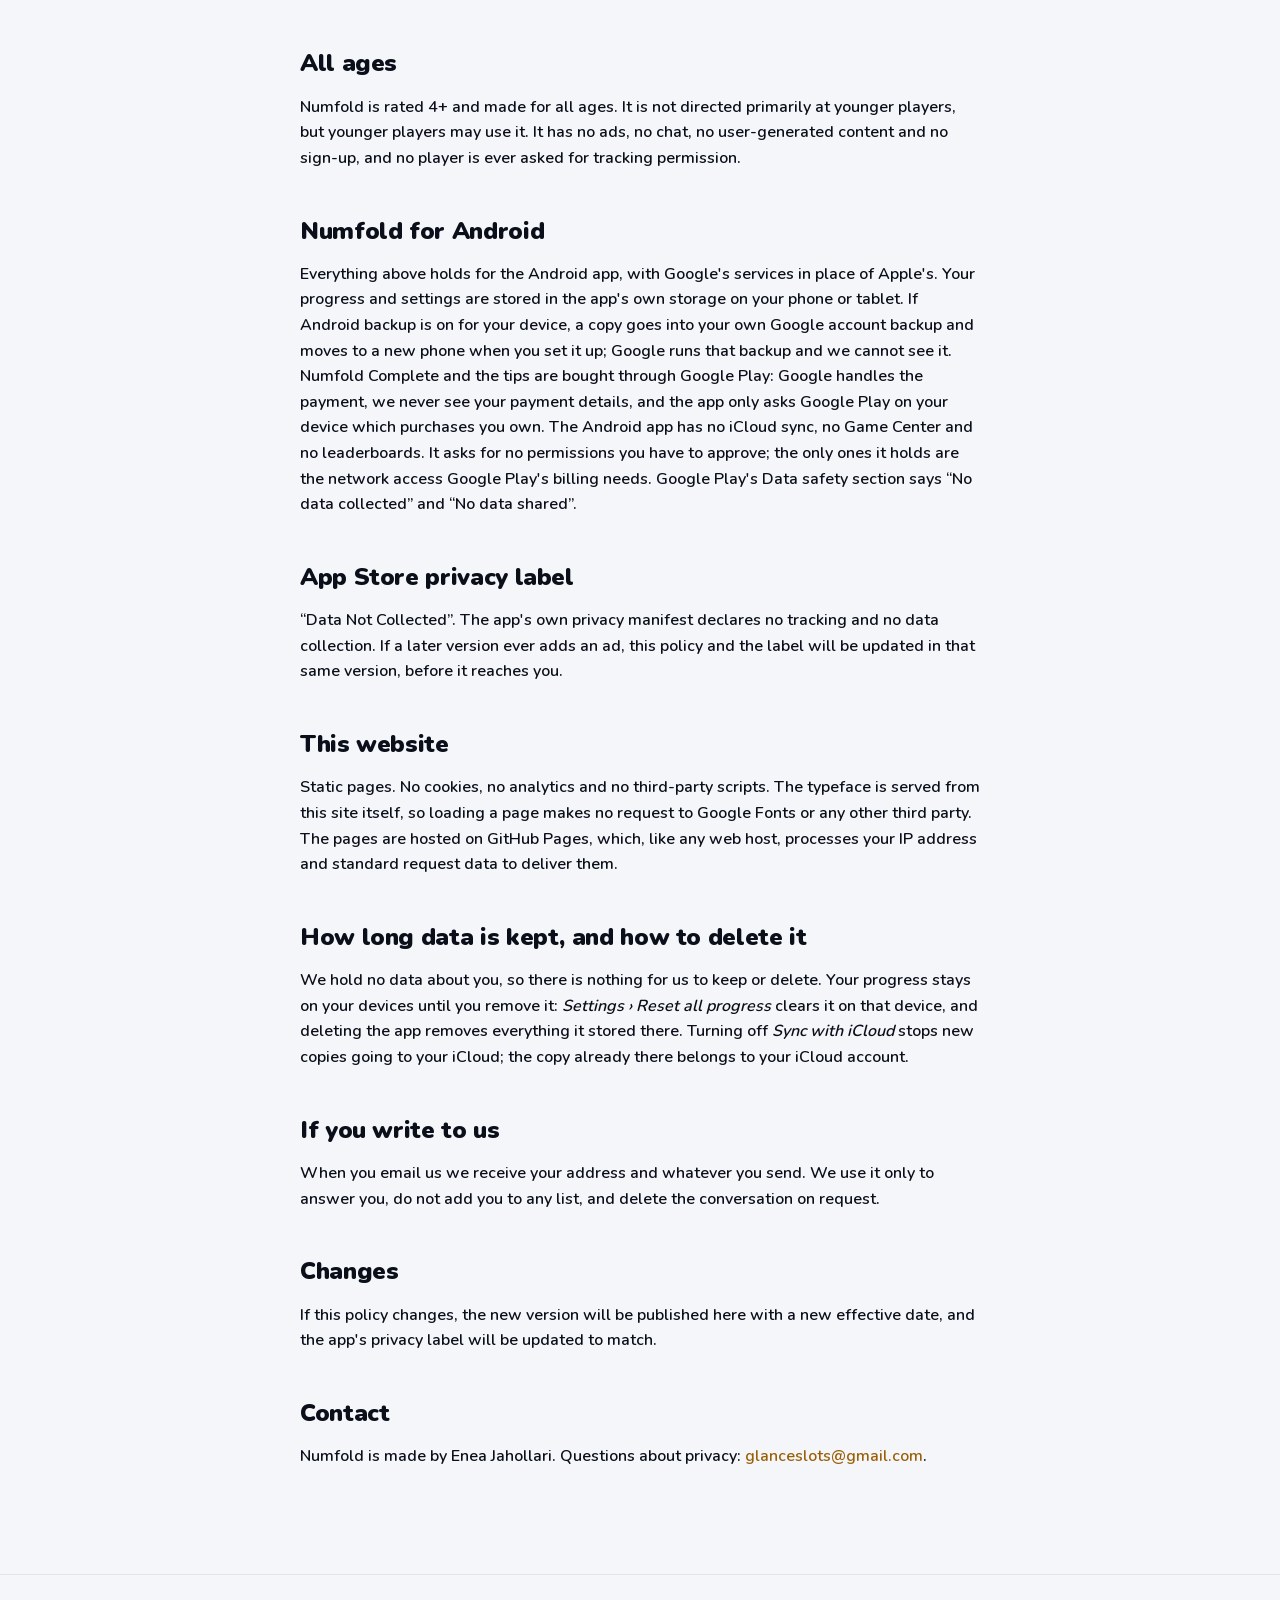
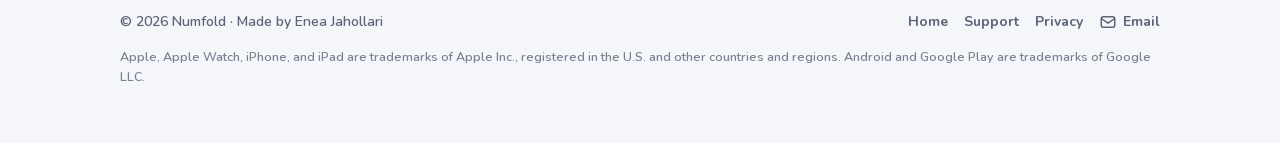
<file: privacy/index.html>
<!doctype html>
<html lang="en">
<head>
<meta charset="utf-8">
<meta name="viewport" content="width=device-width, initial-scale=1">
<meta name="color-scheme" content="dark light">
<title>Numfold — Privacy Policy</title>
<meta name="description" content="Numfold has no account, no ads and no analytics. Progress stays on your device, with optional sync through your own iCloud and optional Game Center leaderboards, both run by Apple.">
<meta name="theme-color" media="(prefers-color-scheme: dark)" content="#0B0F1A">
<meta name="theme-color" media="(prefers-color-scheme: light)" content="#F5F6FA">
<link rel="icon" href="../assets/icon.png">
<link rel="apple-touch-icon" href="../assets/apple-touch-icon.png">
<link rel="preload" href="../assets/fonts/nunito-latin-wght.woff2" as="font" type="font/woff2" crossorigin>
<link rel="stylesheet" href="../assets/site.css">
</head>
<body>
<svg xmlns="http://www.w3.org/2000/svg" style="display:none" aria-hidden="true">
  <symbol id="i-mail" viewBox="0 0 24 24"><rect x="3" y="5" width="18" height="14" rx="3"/><path d="M4 8l8 5.5L20 8"/></symbol>
</svg>
<header class="top"><div class="wrap">
  <a href="../"><img src="../assets/icon.png" alt="" width="34" height="34"></a><a class="brand" href="../">Numfold</a>
  <nav><a href="../">Home</a><a href="../support/">Support</a><a href="../privacy/">Privacy</a><a class="cta" href="#" title="App Store link to be added">Get the app</a></nav>
</div></header>
<main><article class="doc">
  <h1>Privacy Policy</h1>
  <p class="muted">Numfold for iPhone, iPad, Apple Watch and Android · Effective 2026-10-21</p>

  <p><strong>Short version.</strong> Numfold has no account, no ads, no analytics and no server of ours, and it contains no third-party code. Your progress stays on your device, with optional sync through your own iCloud and optional Game Center leaderboards, both run by Apple. The App Store privacy label says “Data Not Collected”. Everything below spells this out.</p>

  <h2>What the app stores</h2>
  <p>Your progress: stars and best times per level, Sprint and Endless points, which of today's six puzzles are done, the daily streak, today's hearts, your play statistics (accuracy and seconds per step by game, by digit pair and by day, for the <em>Your numbers</em> page) and your settings (sounds, haptics, look, keypad size, teacher mode, game options). It is stored on the device you play on, in the app's own storage, and a copy is shared with the app's widgets on the same device. Nobody else can read it, and it is deleted when you delete the app.</p>

  <h2>Sync with iCloud (optional)</h2>
  <p>With <em>Sync with iCloud</em> on in Settings, a copy of that progress is kept in your own iCloud account through Apple's iCloud Key-Value storage, so it appears on your other iPhones, your iPad and your Apple Watch. It travels between your devices and Apple's iCloud only. We have no access to it and no way to see it. The switch is on unless you turn it off; turn it off at any time and the copy on each device stays. Apple's <a href="https://www.apple.com/legal/privacy/">privacy policy</a> covers iCloud itself.</p>

  <h2>Game Center (optional)</h2>
  <p>If you are signed in to Game Center on your device, Numfold sends your time on each daily puzzle to that game's daily and weekly leaderboards, and your Sprint score to its Sprint leaderboard, so you can compare yourself with other players. Those leaderboards are run by Apple under your Game Center profile and Apple's privacy policy. If you are not signed in, nothing is sent and the leaderboards simply do not appear. Sign out or manage your profile in the iOS Settings app under Game Center.</p>

  <h2>Numfold Complete</h2>
  <p>Numfold Complete is a one-time purchase made through Apple's App Store. Apple handles the payment; we never see your payment details, and the app only checks your purchase with the App Store on your device. Family Sharing is supported through Apple.</p>

  <h2>What the app does not do</h2>
  <ul>
    <li>No accounts. You never sign in to anything of ours.</li>
    <li>No ads, and no third-party code of any kind: no advertising, analytics or crash-reporting SDK.</li>
    <li>No analytics, crash reporting or usage statistics of ours.</li>
    <li>No tracking permission prompt, and no tracking across apps or websites.</li>
    <li>No permissions requested: not notifications, location, contacts, photos, camera or microphone.</li>
    <li>No server of ours. The app's network activity is Apple's iCloud sync (if on), Apple's Game Center (if signed in) and the App Store for the purchase.</li>
    <li>No chat and no user-generated content. A challenge link only carries the game, level and puzzle number, never anything about you.</li>
  </ul>

  <h2>All ages</h2>
  <p>Numfold is rated 4+ and made for all ages. It is not directed primarily at younger players, but younger players may use it. It has no ads, no chat, no user-generated content and no sign-up, and no player is ever asked for tracking permission.</p>

  <h2>Numfold for Android</h2>
  <p>Everything above holds for the Android app, with Google's services in place of Apple's. Your progress and settings are stored in the app's own storage on your phone or tablet. If Android backup is on for your device, a copy goes into your own Google account backup and moves to a new phone when you set it up; Google runs that backup and we cannot see it. Numfold Complete and the tips are bought through Google Play: Google handles the payment, we never see your payment details, and the app only asks Google Play on your device which purchases you own. The Android app has no iCloud sync, no Game Center and no leaderboards. It asks for no permissions you have to approve; the only ones it holds are the network access Google Play's billing needs. Google Play's Data safety section says “No data collected” and “No data shared”.</p>

  <h2>App Store privacy label</h2>
  <p>“Data Not Collected”. The app's own privacy manifest declares no tracking and no data collection. If a later version ever adds an ad, this policy and the label will be updated in that same version, before it reaches you.</p>

  <h2>This website</h2>
  <p>Static pages. No cookies, no analytics and no third-party scripts. The typeface is served from this site itself, so loading a page makes no request to Google Fonts or any other third party. The pages are hosted on GitHub Pages, which, like any web host, processes your IP address and standard request data to deliver them.</p>

  <h2>How long data is kept, and how to delete it</h2>
  <p>We hold no data about you, so there is nothing for us to keep or delete. Your progress stays on your devices until you remove it: <em>Settings › Reset all progress</em> clears it on that device, and deleting the app removes everything it stored there. Turning off <em>Sync with iCloud</em> stops new copies going to your iCloud; the copy already there belongs to your iCloud account.</p>

  <h2>If you write to us</h2>
  <p>When you email us we receive your address and whatever you send. We use it only to answer you, do not add you to any list, and delete the conversation on request.</p>

  <h2>Changes</h2>
  <p>If this policy changes, the new version will be published here with a new effective date, and the app's privacy label will be updated to match.</p>

  <h2>Contact</h2>
  <p>Numfold is made by Enea Jahollari. Questions about privacy: <a href="mailto:glanceslots@gmail.com">glanceslots@gmail.com</a>.</p>
</article></main>
<footer><div class="wrap"><span>© 2026 Numfold · Made by Enea Jahollari</span><nav><a href="../">Home</a><a href="../support/">Support</a><a href="../privacy/">Privacy</a><a href="mailto:glanceslots@gmail.com"><svg class="icon"><use href="#i-mail"/></svg>Email</a></nav><p class="legal">Apple, Apple Watch, iPhone, and iPad are trademarks of Apple Inc., registered in the U.S. and other countries and regions. Android and Google Play are trademarks of Google LLC.</p></div></footer>
</body>
</html>
</file>
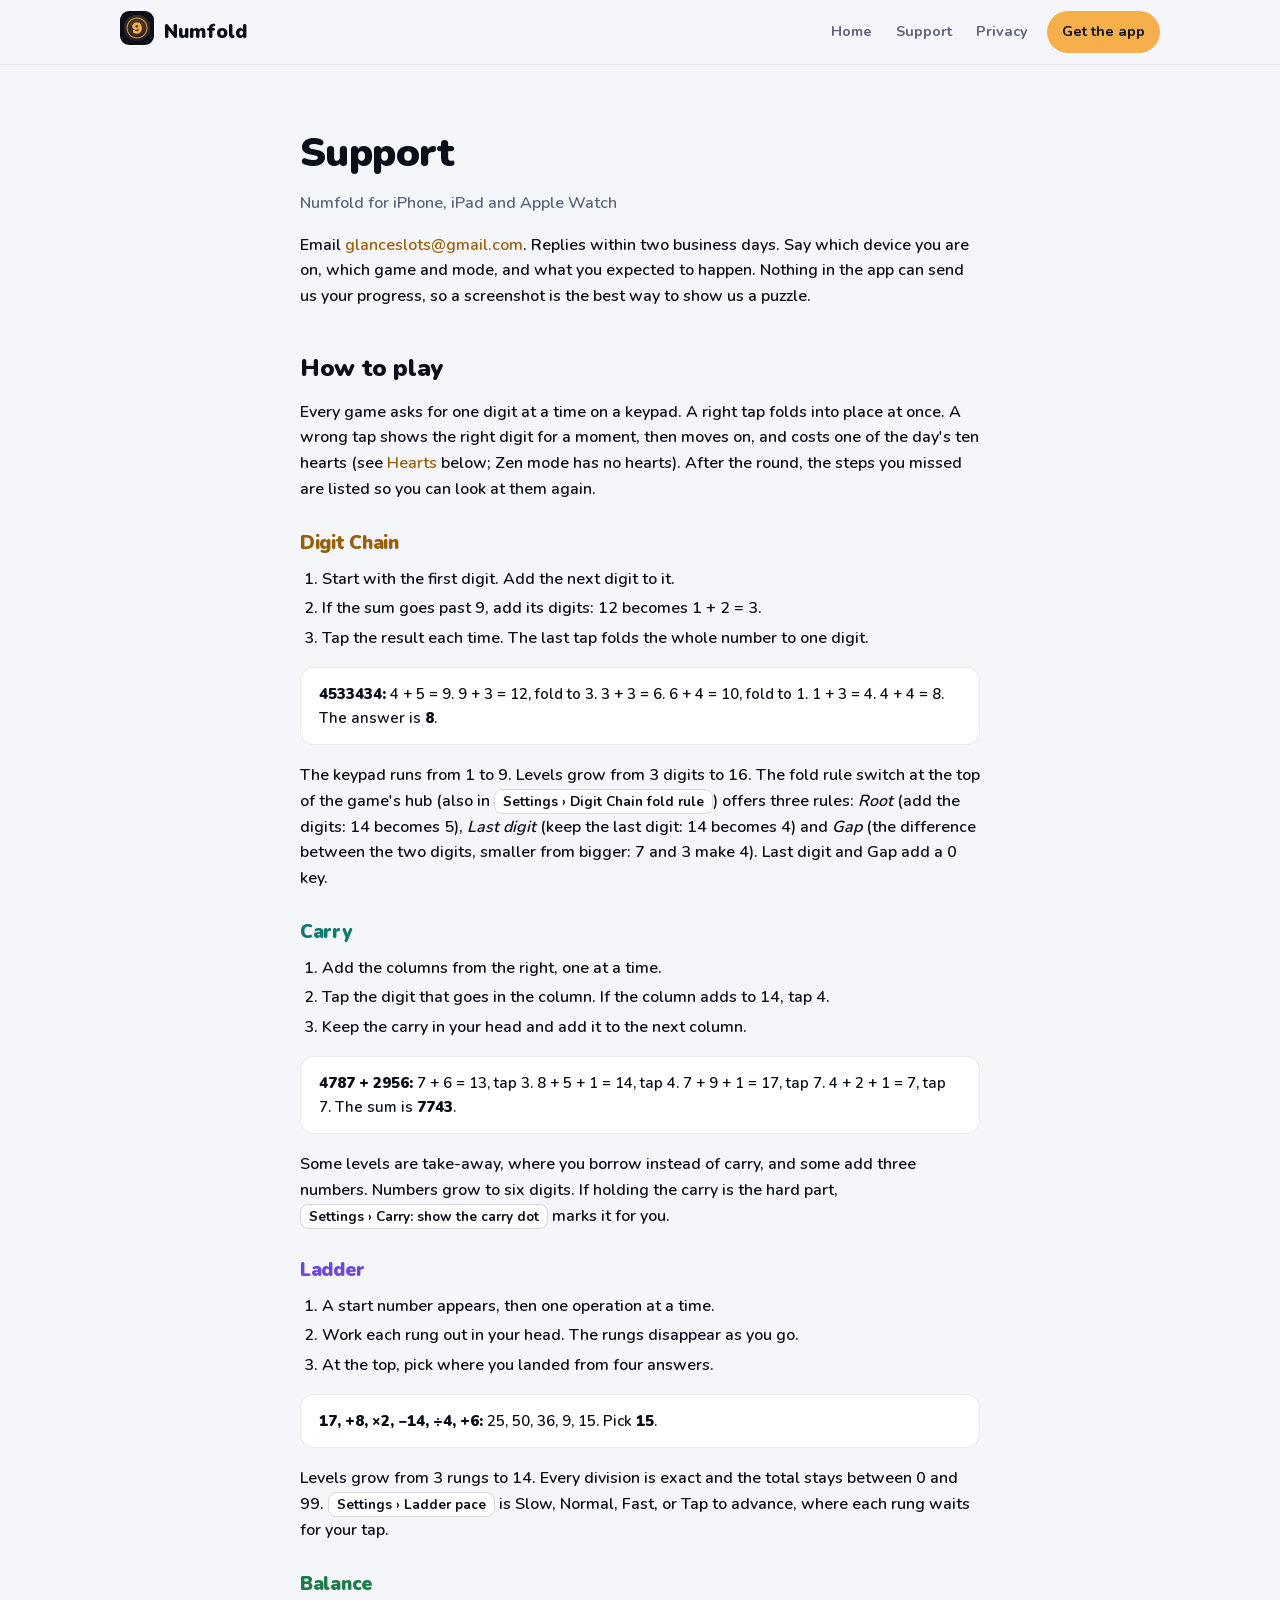
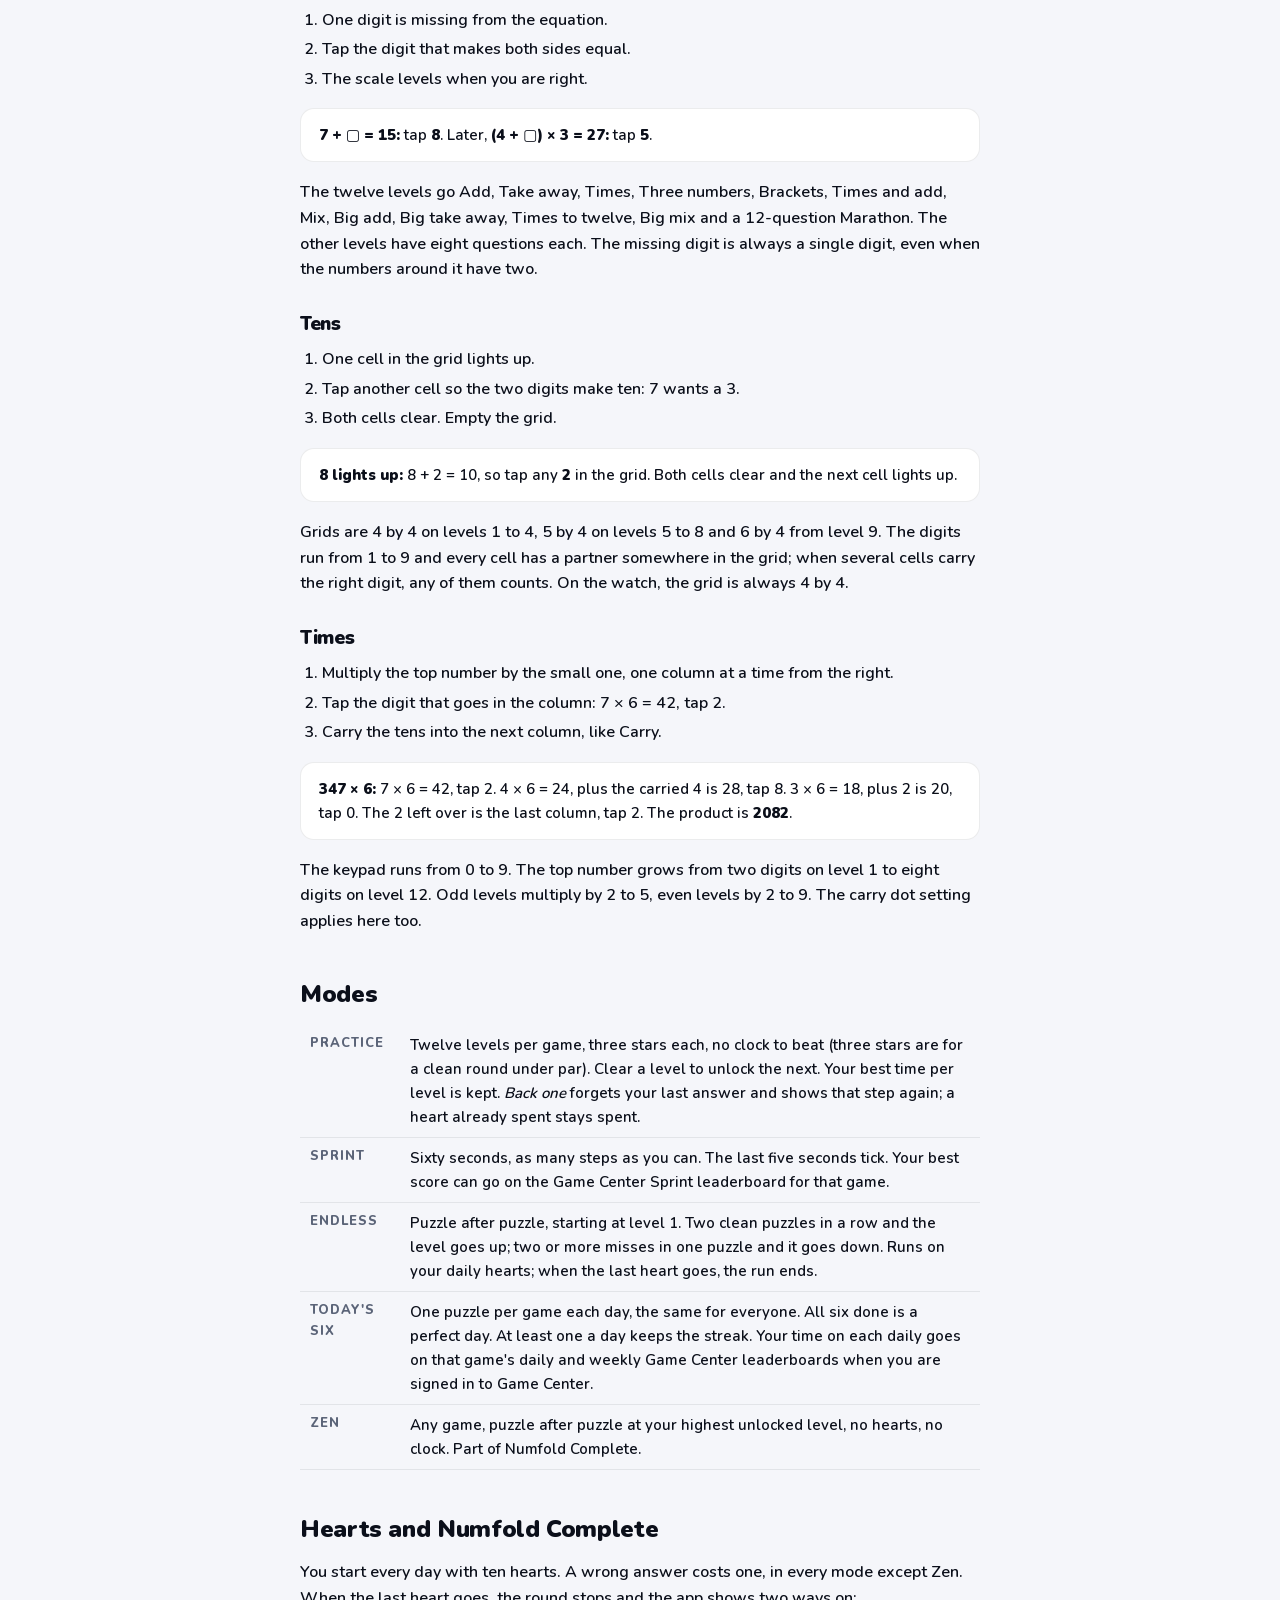
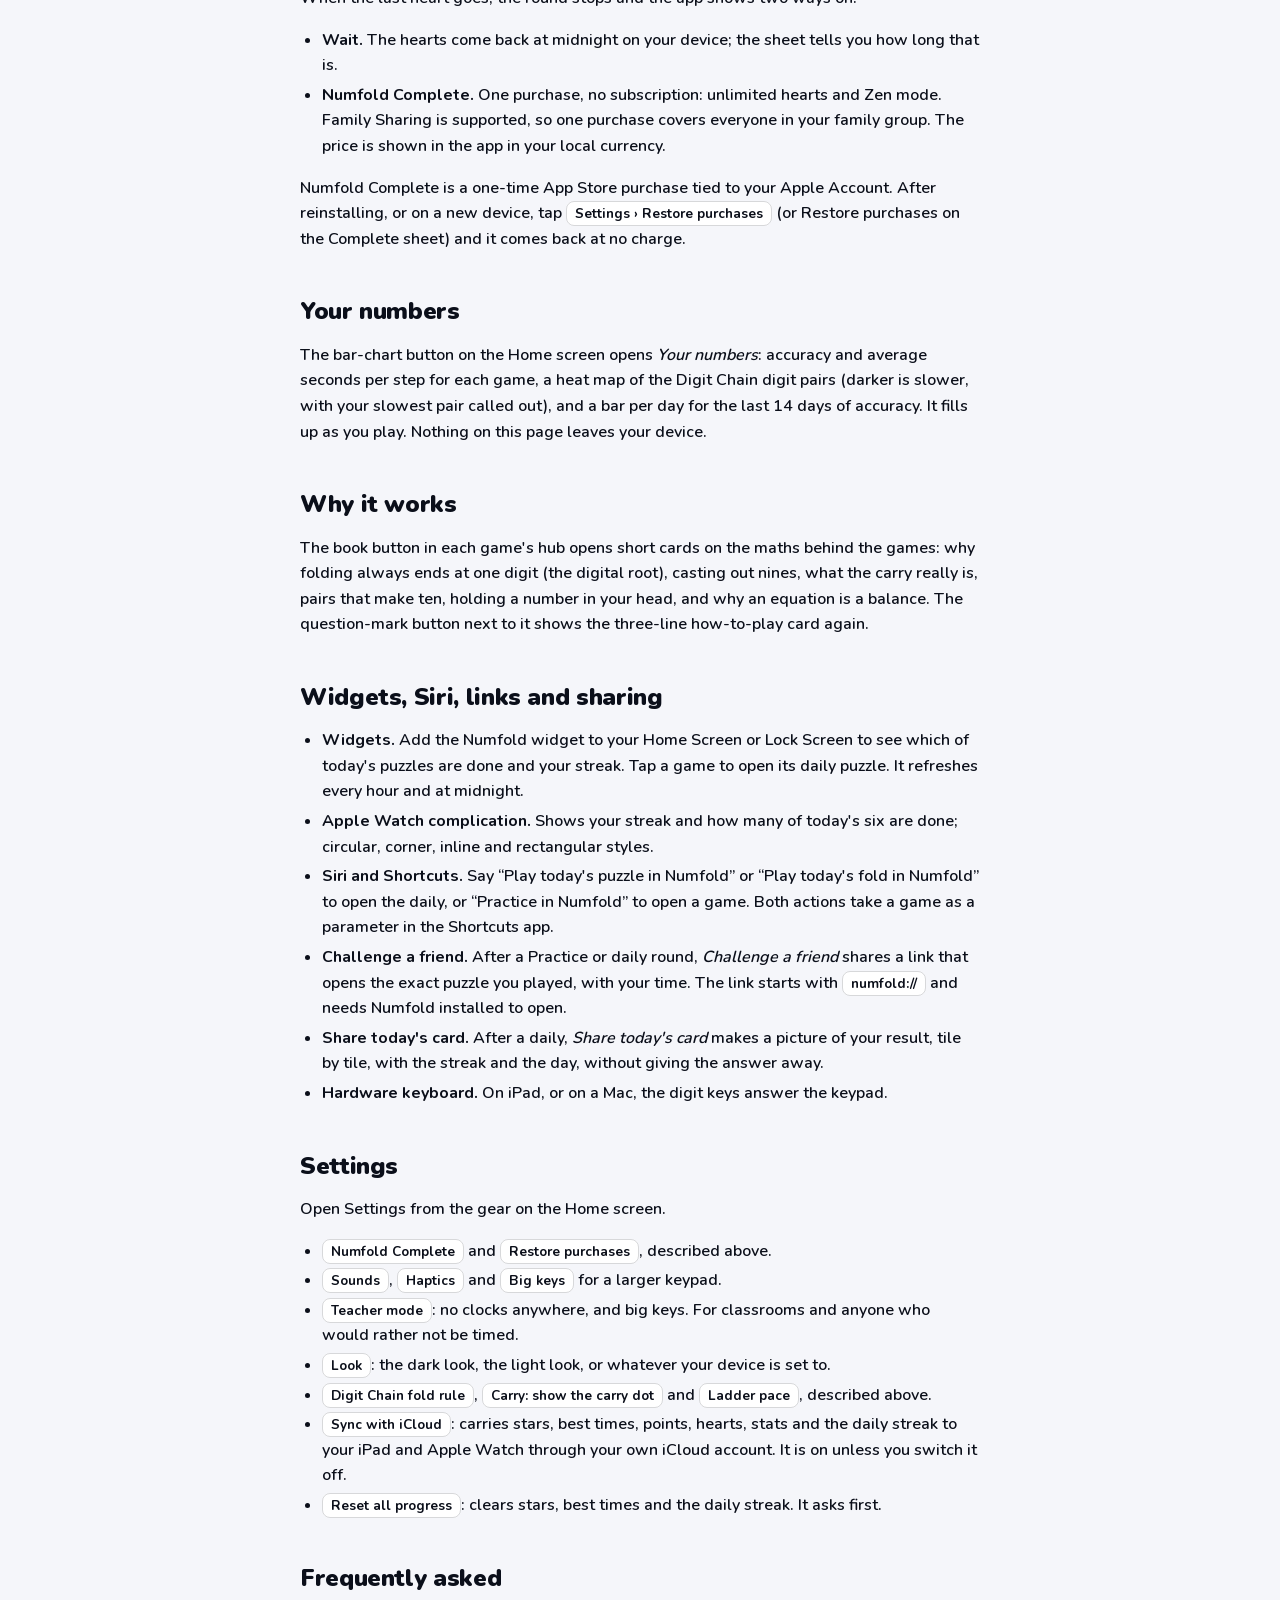
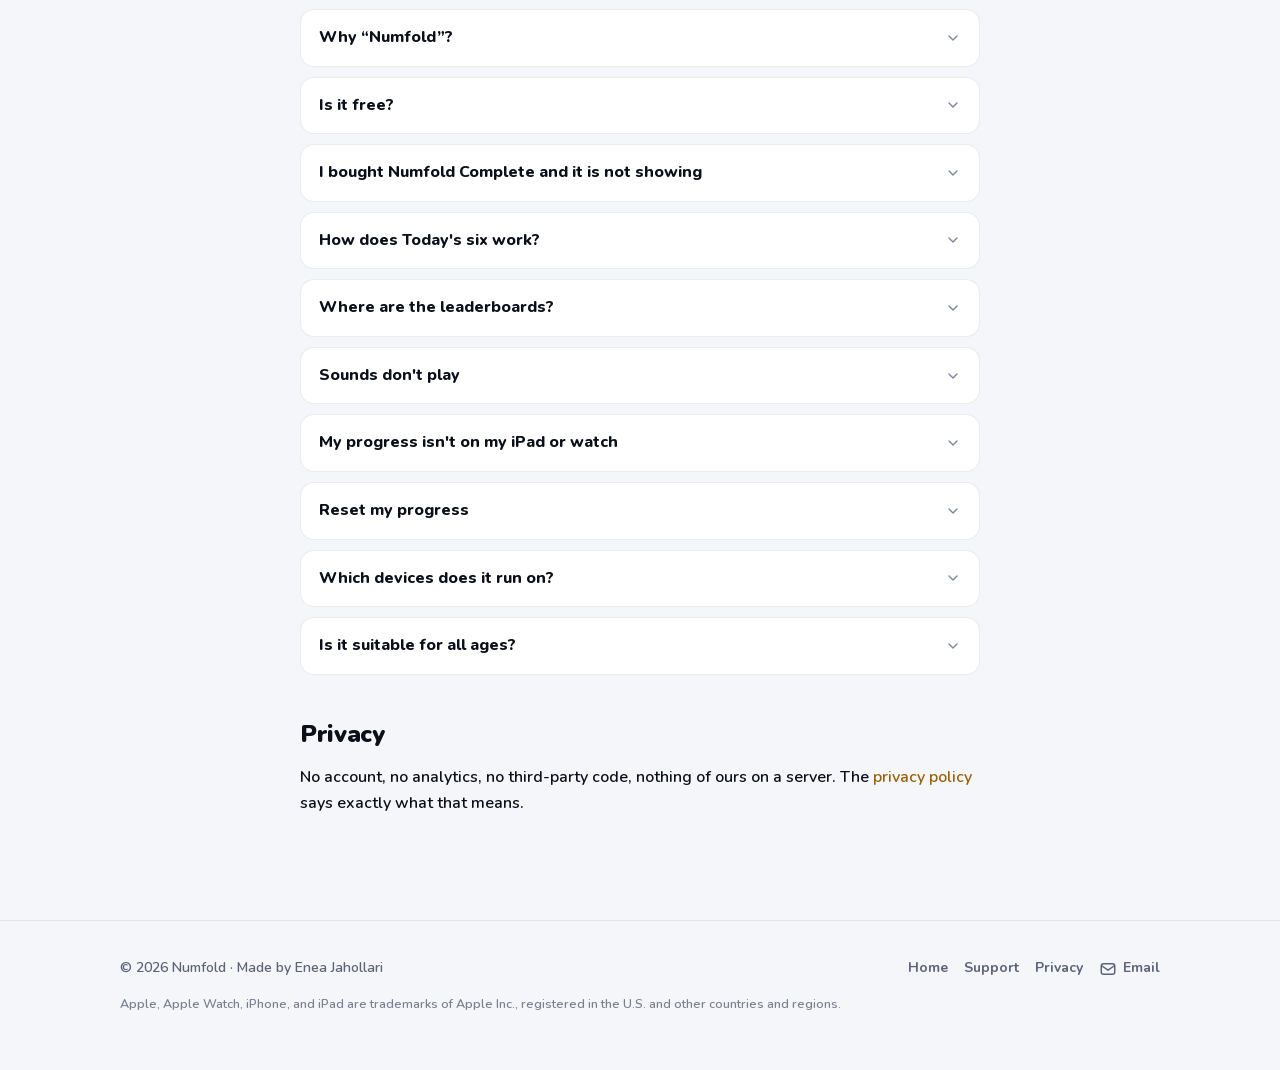
<file: support/index.html>
<!doctype html>
<html lang="en">
<head>
<meta charset="utf-8">
<meta name="viewport" content="width=device-width, initial-scale=1">
<meta name="color-scheme" content="dark light">
<title>Numfold — Support</title>
<meta name="description" content="How to play Digit Chain, Carry, Ladder, Balance, Tens and Times, what the modes and settings do, how hearts and Numfold Complete work, and answers to common questions.">
<meta name="theme-color" media="(prefers-color-scheme: dark)" content="#0B0F1A">
<meta name="theme-color" media="(prefers-color-scheme: light)" content="#F5F6FA">
<link rel="icon" href="../assets/icon.png">
<link rel="apple-touch-icon" href="../assets/apple-touch-icon.png">
<link rel="preload" href="../assets/fonts/nunito-latin-wght.woff2" as="font" type="font/woff2" crossorigin>
<link rel="stylesheet" href="../assets/site.css">
</head>
<body>
<svg xmlns="http://www.w3.org/2000/svg" style="display:none" aria-hidden="true">
  <symbol id="i-chevron" viewBox="0 0 24 24"><path d="M6 9l6 6 6-6"/></symbol>
  <symbol id="i-mail" viewBox="0 0 24 24"><rect x="3" y="5" width="18" height="14" rx="3"/><path d="M4 8l8 5.5L20 8"/></symbol>
</svg>
<header class="top"><div class="wrap">
  <a href="../"><img src="../assets/icon.png" alt="" width="34" height="34"></a><a class="brand" href="../">Numfold</a>
  <nav><a href="../">Home</a><a href="../support/">Support</a><a href="../privacy/">Privacy</a><a class="cta" href="#" title="App Store link to be added">Get the app</a></nav>
</div></header>
<main><article class="doc">
  <h1>Support</h1>
  <p class="muted">Numfold for iPhone, iPad and Apple Watch</p>
  <p>Email <a href="mailto:glanceslots@gmail.com">glanceslots@gmail.com</a>. Replies within two business days. Say which device you are on, which game and mode, and what you expected to happen. Nothing in the app can send us your progress, so a screenshot is the best way to show us a puzzle.</p>

  <h2>How to play</h2>
  <p>Every game asks for one digit at a time on a keypad. A right tap folds into place at once. A wrong tap shows the right digit for a moment, then moves on, and costs one of the day's ten hearts (see <a href="#hearts">Hearts</a> below; Zen mode has no hearts). After the round, the steps you missed are listed so you can look at them again.</p>

  <h3 class="amber">Digit Chain</h3>
  <ol>
    <li>Start with the first digit. Add the next digit to it.</li>
    <li>If the sum goes past 9, add its digits: 12 becomes 1 + 2 = 3.</li>
    <li>Tap the result each time. The last tap folds the whole number to one digit.</li>
  </ol>
  <div class="example"><b>4533434:</b> 4 + 5 = 9. 9 + 3 = 12, fold to 3. 3 + 3 = 6. 6 + 4 = 10, fold to 1. 1 + 3 = 4. 4 + 4 = 8. The answer is <b>8</b>.</div>
  <p>The keypad runs from 1 to 9. Levels grow from 3 digits to 16. The fold rule switch at the top of the game's hub (also in <kbd>Settings › Digit Chain fold rule</kbd>) offers three rules: <em>Root</em> (add the digits: 14 becomes 5), <em>Last digit</em> (keep the last digit: 14 becomes 4) and <em>Gap</em> (the difference between the two digits, smaller from bigger: 7 and 3 make 4). Last digit and Gap add a 0 key.</p>

  <h3 class="teal">Carry</h3>
  <ol>
    <li>Add the columns from the right, one at a time.</li>
    <li>Tap the digit that goes in the column. If the column adds to 14, tap 4.</li>
    <li>Keep the carry in your head and add it to the next column.</li>
  </ol>
  <div class="example"><b>4787 + 2956:</b> 7 + 6 = 13, tap 3. 8 + 5 + 1 = 14, tap 4. 7 + 9 + 1 = 17, tap 7. 4 + 2 + 1 = 7, tap 7. The sum is <b>7743</b>.</div>
  <p>Some levels are take-away, where you borrow instead of carry, and some add three numbers. Numbers grow to six digits. If holding the carry is the hard part, <kbd>Settings › Carry: show the carry dot</kbd> marks it for you.</p>

  <h3 class="violet">Ladder</h3>
  <ol>
    <li>A start number appears, then one operation at a time.</li>
    <li>Work each rung out in your head. The rungs disappear as you go.</li>
    <li>At the top, pick where you landed from four answers.</li>
  </ol>
  <div class="example"><b>17, +8, ×2, −14, ÷4, +6:</b> 25, 50, 36, 9, 15. Pick <b>15</b>.</div>
  <p>Levels grow from 3 rungs to 14. Every division is exact and the total stays between 0 and 99. <kbd>Settings › Ladder pace</kbd> is Slow, Normal, Fast, or Tap to advance, where each rung waits for your tap.</p>

  <h3 class="mint">Balance</h3>
  <ol>
    <li>One digit is missing from the equation.</li>
    <li>Tap the digit that makes both sides equal.</li>
    <li>The scale levels when you are right.</li>
  </ol>
  <div class="example"><b>7 + ▢ = 15:</b> tap <b>8</b>. Later, <b>(4 + ▢) × 3 = 27:</b> tap <b>5</b>.</div>
  <p>The twelve levels go Add, Take away, Times, Three numbers, Brackets, Times and add, Mix, Big add, Big take away, Times to twelve, Big mix and a 12-question Marathon. The other levels have eight questions each. The missing digit is always a single digit, even when the numbers around it have two.</p>

  <h3 class="rose">Tens</h3>
  <ol>
    <li>One cell in the grid lights up.</li>
    <li>Tap another cell so the two digits make ten: 7 wants a 3.</li>
    <li>Both cells clear. Empty the grid.</li>
  </ol>
  <div class="example"><b>8 lights up:</b> 8 + 2 = 10, so tap any <b>2</b> in the grid. Both cells clear and the next cell lights up.</div>
  <p>Grids are 4 by 4 on levels 1 to 4, 5 by 4 on levels 5 to 8 and 6 by 4 from level 9. The digits run from 1 to 9 and every cell has a partner somewhere in the grid; when several cells carry the right digit, any of them counts. On the watch, the grid is always 4 by 4.</p>

  <h3 class="sky">Times</h3>
  <ol>
    <li>Multiply the top number by the small one, one column at a time from the right.</li>
    <li>Tap the digit that goes in the column: 7 × 6 = 42, tap 2.</li>
    <li>Carry the tens into the next column, like Carry.</li>
  </ol>
  <div class="example"><b>347 × 6:</b> 7 × 6 = 42, tap 2. 4 × 6 = 24, plus the carried 4 is 28, tap 8. 3 × 6 = 18, plus 2 is 20, tap 0. The 2 left over is the last column, tap 2. The product is <b>2082</b>.</div>
  <p>The keypad runs from 0 to 9. The top number grows from two digits on level 1 to eight digits on level 12. Odd levels multiply by 2 to 5, even levels by 2 to 9. The carry dot setting applies here too.</p>

  <h2>Modes</h2>
  <table>
    <tr><th>Practice</th><td>Twelve levels per game, three stars each, no clock to beat (three stars are for a clean round under par). Clear a level to unlock the next. Your best time per level is kept. <em>Back one</em> forgets your last answer and shows that step again; a heart already spent stays spent.</td></tr>
    <tr><th>Sprint</th><td>Sixty seconds, as many steps as you can. The last five seconds tick. Your best score can go on the Game Center Sprint leaderboard for that game.</td></tr>
    <tr><th>Endless</th><td>Puzzle after puzzle, starting at level 1. Two clean puzzles in a row and the level goes up; two or more misses in one puzzle and it goes down. Runs on your daily hearts; when the last heart goes, the run ends.</td></tr>
    <tr><th>Today's six</th><td>One puzzle per game each day, the same for everyone. All six done is a perfect day. At least one a day keeps the streak. Your time on each daily goes on that game's daily and weekly Game Center leaderboards when you are signed in to Game Center.</td></tr>
    <tr><th>Zen</th><td>Any game, puzzle after puzzle at your highest unlocked level, no hearts, no clock. Part of Numfold Complete.</td></tr>
  </table>

  <h2 id="hearts">Hearts and Numfold Complete</h2>
  <p>You start every day with ten hearts. A wrong answer costs one, in every mode except Zen. When the last heart goes, the round stops and the app shows two ways on:</p>
  <ul>
    <li><b>Wait.</b> The hearts come back at midnight on your device; the sheet tells you how long that is.</li>
    <li><b>Numfold Complete.</b> One purchase, no subscription: unlimited hearts and Zen mode. Family Sharing is supported, so one purchase covers everyone in your family group. The price is shown in the app in your local currency.</li>
  </ul>
  <p>Numfold Complete is a one-time App Store purchase tied to your Apple Account. After reinstalling, or on a new device, tap <kbd>Settings › Restore purchases</kbd> (or Restore purchases on the Complete sheet) and it comes back at no charge.</p>

  <h2>Your numbers</h2>
  <p>The bar-chart button on the Home screen opens <em>Your numbers</em>: accuracy and average seconds per step for each game, a heat map of the Digit Chain digit pairs (darker is slower, with your slowest pair called out), and a bar per day for the last 14 days of accuracy. It fills up as you play. Nothing on this page leaves your device.</p>

  <h2>Why it works</h2>
  <p>The book button in each game's hub opens short cards on the maths behind the games: why folding always ends at one digit (the digital root), casting out nines, what the carry really is, pairs that make ten, holding a number in your head, and why an equation is a balance. The question-mark button next to it shows the three-line how-to-play card again.</p>

  <h2>Widgets, Siri, links and sharing</h2>
  <ul>
    <li><b>Widgets.</b> Add the Numfold widget to your Home Screen or Lock Screen to see which of today's puzzles are done and your streak. Tap a game to open its daily puzzle. It refreshes every hour and at midnight.</li>
    <li><b>Apple Watch complication.</b> Shows your streak and how many of today's six are done; circular, corner, inline and rectangular styles.</li>
    <li><b>Siri and Shortcuts.</b> Say “Play today's puzzle in Numfold” or “Play today's fold in Numfold” to open the daily, or “Practice in Numfold” to open a game. Both actions take a game as a parameter in the Shortcuts app.</li>
    <li><b>Challenge a friend.</b> After a Practice or daily round, <em>Challenge a friend</em> shares a link that opens the exact puzzle you played, with your time. The link starts with <kbd>numfold://</kbd> and needs Numfold installed to open.</li>
    <li><b>Share today's card.</b> After a daily, <em>Share today's card</em> makes a picture of your result, tile by tile, with the streak and the day, without giving the answer away.</li>
    <li><b>Hardware keyboard.</b> On iPad, or on a Mac, the digit keys answer the keypad.</li>
  </ul>

  <h2>Settings</h2>
  <p>Open Settings from the gear on the Home screen.</p>
  <ul>
    <li><kbd>Numfold Complete</kbd> and <kbd>Restore purchases</kbd>, described above.</li>
    <li><kbd>Sounds</kbd>, <kbd>Haptics</kbd> and <kbd>Big keys</kbd> for a larger keypad.</li>
    <li><kbd>Teacher mode</kbd>: no clocks anywhere, and big keys. For classrooms and anyone who would rather not be timed.</li>
    <li><kbd>Look</kbd>: the dark look, the light look, or whatever your device is set to.</li>
    <li><kbd>Digit Chain fold rule</kbd>, <kbd>Carry: show the carry dot</kbd> and <kbd>Ladder pace</kbd>, described above.</li>
    <li><kbd>Sync with iCloud</kbd>: carries stars, best times, points, hearts, stats and the daily streak to your iPad and Apple Watch through your own iCloud account. It is on unless you switch it off.</li>
    <li><kbd>Reset all progress</kbd>: clears stars, best times and the daily streak. It asks first.</li>
  </ul>

  <h2>Frequently asked</h2>
  <details><summary>Why “Numfold”? <svg class="icon"><use href="#i-chevron"/></svg></summary><p>Because every game folds a number down. A long number folds to one digit, columns fold into a sum or a product, a ladder of operations folds into where you landed, a scale folds level, and a grid folds away in pairs of ten. Num, fold.</p></details>
  <details><summary>Is it free? <svg class="icon"><use href="#i-chevron"/></svg></summary><p>Free to download and free to play: every game, every level and every mode, with ten hearts a day and no account. When the hearts run out you can wait for midnight, or buy Numfold Complete once. There is no subscription.</p></details>
  <details><summary>I bought Numfold Complete and it is not showing <svg class="icon"><use href="#i-chevron"/></svg></summary><p>Tap <kbd>Settings › Restore purchases</kbd> while signed in to the Apple Account that made the purchase (or to a member of the same Family Sharing group). If the App Store shows the purchase but the app does not, email us with the receipt date.</p></details>
  <details><summary>How does Today's six work? <svg class="icon"><use href="#i-chevron"/></svg></summary><p>Each day the app builds one puzzle per game from the date, so everyone gets the same six. The day changes at midnight on your device. Finish all six for a perfect-day star. Play at least one and your daily streak grows by one; the streak shows until the end of the day after your last daily, so you always have a full day to keep it going.</p></details>
  <details><summary>Where are the leaderboards? <svg class="icon"><use href="#i-chevron"/></svg></summary><p>In each game's hub, under the daily card, once you are signed in to Game Center (iOS Settings › Game Center). Daily and weekly boards rank the time on that game's daily puzzle, lower is better; the Sprint board ranks your score. Leaderboards are optional: without Game Center everything else works the same.</p></details>
  <details><summary>Sounds don't play <svg class="icon"><use href="#i-chevron"/></svg></summary><p>Check that <kbd>Settings › Sounds</kbd> is on, then turn the volume up with the side buttons while the app is open. Numfold's effects play even with the Ring/Silent switch on silent and they mix with music you already have playing. If you use AirPods or another Bluetooth device, the sound goes there. Haptics are a separate switch, <kbd>Settings › Haptics</kbd>.</p></details>
  <details><summary>My progress isn't on my iPad or watch <svg class="icon"><use href="#i-chevron"/></svg></summary><p>Make sure <kbd>Settings › Sync with iCloud</kbd> is on on each device, and that they are signed in to the same iCloud account. Sync goes through Apple's iCloud and usually takes a moment; open the app on the other device once to let it pick up the change. When two devices have both played, their stars, best times, points and streak are merged, so nothing is lost. Hearts merge too: the lower count wins on the same day, because hearts spent anywhere are spent.</p></details>
  <details><summary>Reset my progress <svg class="icon"><use href="#i-chevron"/></svg></summary><p><kbd>Settings › Reset all progress</kbd>, then confirm. This clears stars, best times and the daily streak on that device. If Sync with iCloud is on, the reset syncs too, so your other devices follow. Numfold Complete is a purchase, not progress; it stays.</p></details>
  <details><summary>Which devices does it run on? <svg class="icon"><use href="#i-chevron"/></svg></summary><p>iPhone and iPad with iOS 26 or later, and Apple Watch with watchOS 26 or later. The watch app runs on its own; it does not need the iPhone nearby, plays all six games, and shows no ads.</p></details>
  <details><summary>Is it suitable for all ages? <svg class="icon"><use href="#i-chevron"/></svg></summary><p>Yes. It is rated 4+, with no accounts, no chat, no ads and no tracking. Level one of every game uses small numbers, and Teacher mode turns off every clock.</p></details>

  <h2>Privacy</h2>
  <p>No account, no analytics, no third-party code, nothing of ours on a server. The <a href="../privacy/">privacy policy</a> says exactly what that means.</p>
</article></main>
<footer><div class="wrap"><span>© 2026 Numfold · Made by Enea Jahollari</span><nav><a href="../">Home</a><a href="../support/">Support</a><a href="../privacy/">Privacy</a><a href="mailto:glanceslots@gmail.com"><svg class="icon"><use href="#i-mail"/></svg>Email</a></nav><p class="legal">Apple, Apple Watch, iPhone, and iPad are trademarks of Apple Inc., registered in the U.S. and other countries and regions.</p></div></footer>
</body>
</html>
</file>
<file: assets/site.css>
/* Numfold — "Deep Focus". Dark first; light follows the system setting. */

/* Nunito (SIL Open Font License 1.1, see fonts/OFL.txt), served from this site: no third-party font request. */
@font-face {
  font-family: "Nunito"; font-style: normal; font-weight: 600 900; font-display: swap;
  src: url("fonts/nunito-latin-wght.woff2") format("woff2");
  unicode-range: U+0000-00FF, U+0131, U+0152-0153, U+02BB-02BC, U+02C6, U+02DA, U+02DC, U+0304, U+0308, U+0329, U+2000-206F, U+20AC, U+2122, U+2191, U+2193, U+2212, U+2215, U+FEFF, U+FFFD;
}
@font-face {
  font-family: "Nunito"; font-style: normal; font-weight: 600 900; font-display: swap;
  src: url("fonts/nunito-latin-ext-wght.woff2") format("woff2");
  unicode-range: U+0100-02BA, U+02BD-02C5, U+02C7-02CC, U+02CE-02D7, U+02DD-02FF, U+0304, U+0308, U+0329, U+1D00-1DBF, U+1E00-1E9F, U+1EF2-1EFF, U+2020, U+20A0-20AB, U+20AD-20C0, U+2113, U+2C60-2C7F, U+A720-A7FF;
}

:root {
  --bg: #0B0F1A; --surface: #141A2A; --surface-2: #1B2234;
  --text: #F2F4F8; --muted: #8B93A7; --dim: #5F677C;
  --line: rgba(255,255,255,0.08); --line-2: rgba(255,255,255,0.16);
  --amber: #F6B04B; --teal: #3ECFC0; --violet: #A78BFA; --mint: #6EE7A0; --rose: #F6829E; --sky: #6BB8FF; --heart: #FF6B6B;
  --amber-ink: #F6B04B; --teal-ink: #3ECFC0; --violet-ink: #A78BFA; --mint-ink: #6EE7A0; --rose-ink: #F6829E; --sky-ink: #6BB8FF;
  --on-accent: #0B0F1A; --bezel: #1E2536;
  --shadow: 0 30px 60px rgba(0,0,0,.45);
  --radius: 22px; --radius-s: 14px;
  --font: "Nunito", ui-rounded, "SF Pro Rounded", system-ui, -apple-system, "Segoe UI", Roboto, sans-serif;
}
@media (prefers-color-scheme: light) {
  :root {
    --bg: #F5F6FA; --surface: #FFFFFF; --surface-2: #EEF1F7;
    --text: #0B0F1A; --muted: #5B6478; --dim: #7C8499;
    --line: rgba(11,15,26,0.08); --line-2: rgba(11,15,26,0.16);
    --amber-ink: #9A5F06; --teal-ink: #0B7A70; --violet-ink: #6A48DB; --mint-ink: #1A7D4A; --rose-ink: #B8375C; --sky-ink: #1D6FC2;
    --bezel: #2A3042; --shadow: 0 24px 50px rgba(11,15,26,.16);
  }
}

* { box-sizing: border-box; }
html { scroll-behavior: smooth; -webkit-text-size-adjust: 100%; }
body { margin: 0; background: var(--bg); color: var(--text); font: 600 16px/1.6 var(--font); -webkit-font-smoothing: antialiased; }
a { color: var(--amber-ink); text-decoration: none; } a:hover { text-decoration: underline; }
h1, h2, h3 { margin: 0; letter-spacing: -0.015em; }
p { margin: 0 0 1em; }
img { max-width: 100%; height: auto; }
.wrap { max-width: 1080px; margin: 0 auto; padding: 0 20px; }
.icon { width: 1em; height: 1em; display: inline-block; vertical-align: -0.15em; fill: none; stroke: currentColor; stroke-width: 2; stroke-linecap: round; stroke-linejoin: round; flex: none; }
.num { font-variant-numeric: tabular-nums; }

/* header */
header.top { position: sticky; top: 0; z-index: 10; background: var(--bg); background: color-mix(in srgb, var(--bg) 80%, transparent); backdrop-filter: blur(14px) saturate(140%); -webkit-backdrop-filter: blur(14px) saturate(140%); border-bottom: 1px solid var(--line); }
header.top .wrap { display: flex; align-items: center; gap: 10px; height: 64px; }
header.top img { width: 34px; height: 34px; border-radius: 9px; }
header.top .brand { font-weight: 900; font-size: 19px; color: var(--text); }
header.top nav { margin-left: auto; display: flex; gap: 2px; align-items: center; }
header.top nav a { color: var(--muted); font-size: 14.5px; font-weight: 700; padding: 8px 11px; border-radius: 999px; white-space: nowrap; }
header.top nav a:hover { color: var(--text); background: var(--surface); text-decoration: none; }
header.top nav a.cta { color: var(--on-accent); background: var(--amber); margin-left: 6px; padding: 9px 15px; }
header.top nav a.cta:hover { background: var(--amber); filter: brightness(1.06); }

/* buttons */
.btn { display: inline-flex; align-items: center; gap: 10px; padding: 14px 24px; border-radius: 999px; font-weight: 800; font-size: 16px; color: var(--text); background: var(--surface); border: 1px solid var(--line-2); transition: transform .15s ease, filter .15s ease; }
.btn:hover { text-decoration: none; transform: translateY(-1px); }
.btn.primary { background: var(--amber); color: var(--on-accent); border-color: transparent; }
.btn.primary:hover { filter: brightness(1.06); }
.btn .icon { width: 20px; height: 20px; }

/* hero */
.hero { position: relative; overflow: hidden; padding: 72px 0 48px; }
.hero .digits { position: absolute; top: -0.1em; left: 50%; transform: translateX(-50%); font-size: clamp(170px, 26vw, 320px); font-weight: 900; line-height: 1; letter-spacing: .04em; white-space: nowrap; color: var(--text); opacity: .04; pointer-events: none; user-select: none; }
.hero .wrap { position: relative; display: grid; grid-template-columns: minmax(0, 1.1fr) minmax(0, .9fr); gap: 40px; align-items: center; }
.eyebrow { display: inline-flex; align-items: center; gap: 8px; font-size: 13.5px; font-weight: 800; color: var(--muted); background: var(--surface); border: 1px solid var(--line); padding: 7px 14px; border-radius: 999px; margin-bottom: 22px; }
.eyebrow .icon { color: var(--amber-ink); }
.hero h1 { font-size: clamp(40px, 6.6vw, 68px); font-weight: 900; line-height: 1.02; margin-bottom: 18px; }
.hero h1 em { font-style: normal; color: var(--amber-ink); }
.hero .lead { font-size: 18.5px; color: var(--muted); max-width: 520px; margin-bottom: 26px; }
.cta-row { display: flex; gap: 12px; flex-wrap: wrap; align-items: center; }
.fine { display: flex; gap: 8px 18px; flex-wrap: wrap; color: var(--dim); font-size: 13.5px; margin: 18px 0 0; list-style: none; padding: 0; }
.fine li { display: inline-flex; align-items: center; gap: 6px; }
.fine .icon { color: var(--mint-ink); }
.shots { position: relative; display: flex; justify-content: center; align-items: flex-end; padding-bottom: 12px; }
.shots .phone { width: min(280px, 64%); border-radius: 34px; box-shadow: var(--shadow), 0 0 0 1px var(--line-2); display: block; }
.shots .watch { position: absolute; left: 3%; bottom: 0; width: 34%; max-width: 150px; border-radius: 26%; border: 6px solid var(--bezel); box-shadow: var(--shadow); }

/* sections */
section { padding: 72px 0; border-top: 1px solid var(--line); }
.head { max-width: 660px; margin-bottom: 32px; }
.head.center { margin-left: auto; margin-right: auto; text-align: center; }
section h2 { font-size: clamp(28px, 4vw, 42px); font-weight: 900; line-height: 1.1; margin-bottom: 12px; }
.sub { color: var(--muted); font-size: 17px; margin: 0; }
.kicker { display: inline-flex; align-items: center; gap: 10px; font-size: 13px; font-weight: 800; letter-spacing: .12em; text-transform: uppercase; color: var(--muted); margin-bottom: 14px; }
.kicker .n { display: inline-grid; place-items: center; width: 30px; height: 30px; border-radius: 999px; background: var(--surface-2); border: 1px solid var(--line); color: var(--text); font-size: 16px; font-weight: 900; letter-spacing: 0; }

/* the six games */
.games { display: grid; grid-template-columns: repeat(2, minmax(0, 1fr)); gap: 18px; }
.game { --accent: var(--amber); --ink: var(--amber-ink); position: relative; overflow: hidden; display: grid; grid-template-columns: minmax(0, 1fr) 168px; gap: 22px; padding: 24px; background: var(--surface); border: 1px solid var(--line); border-radius: var(--radius); }
.game.teal { --accent: var(--teal); --ink: var(--teal-ink); }
.game.violet { --accent: var(--violet); --ink: var(--violet-ink); }
.game.mint { --accent: var(--mint); --ink: var(--mint-ink); }
.game.rose { --accent: var(--rose); --ink: var(--rose-ink); }
.game.sky { --accent: var(--sky); --ink: var(--sky-ink); }
.game .text { position: relative; z-index: 1; align-self: start; }
.tile { width: 44px; height: 44px; border-radius: 14px; display: grid; place-items: center; color: var(--ink); background: color-mix(in srgb, var(--accent) 14%, transparent); border: 1px solid color-mix(in srgb, var(--accent) 32%, transparent); }
.tile .icon { width: 24px; height: 24px; }
.game h3 { font-size: 26px; font-weight: 900; color: var(--ink); margin: 14px 0 6px; }
.game .rule { font-size: 16.5px; margin: 0 0 10px; }
.game .levels { font-size: 14.5px; color: var(--muted); margin: 0; }
.game .ex { margin: 16px 0 0; font-size: 14px; color: var(--muted); padding-top: 12px; border-top: 1px dashed var(--line-2); }
.game .ex b { color: var(--ink); font-weight: 900; }
.game img { width: 100%; border-radius: 22px; border: 1px solid var(--line-2); display: block; }
.game .mark { position: absolute; left: -4px; bottom: -40px; font-size: 170px; font-weight: 900; line-height: 1; color: var(--accent); opacity: .07; pointer-events: none; user-select: none; }

/* one tap per step */
.panel { background: var(--surface); border: 1px solid var(--line); border-radius: var(--radius); padding: 28px; }
.source { display: flex; align-items: center; gap: 8px; flex-wrap: wrap; margin-bottom: 22px; }
.source .d { width: 46px; height: 56px; display: grid; place-items: center; border-radius: 14px; background: var(--surface-2); border: 1px solid var(--line); font-size: 28px; font-weight: 900; }
.source .d.first { border-color: var(--amber); color: var(--amber-ink); box-shadow: 0 0 0 4px color-mix(in srgb, var(--amber) 18%, transparent); }
.source .label { color: var(--muted); font-size: 14.5px; margin-left: 8px; }
.chain { list-style: none; display: flex; flex-wrap: wrap; gap: 14px 0; padding: 0; margin: 0; }
.chain li { display: flex; align-items: center; }
.chain { overflow-x: auto; -webkit-overflow-scrolling: touch; }
.chain .step { display: flex; flex-direction: column; align-items: center; gap: 6px; min-width: 96px; }
.chain .sum { font-size: 13.5px; color: var(--muted); white-space: nowrap; }
.chain .fold { font-size: 12.5px; color: var(--amber-ink); white-space: nowrap; margin-top: -4px; }
.chain .res { width: 58px; height: 58px; border-radius: 999px; display: grid; place-items: center; font-size: 30px; font-weight: 900; border: 2px solid var(--line-2); background: var(--bg); }
.chain .arrow { width: 22px; height: 22px; color: var(--dim); margin: 22px 2px 0; flex: none; }
.chain .final .res { background: var(--amber); color: var(--on-accent); border-color: var(--amber); box-shadow: 0 0 0 6px color-mix(in srgb, var(--amber) 22%, transparent); }
.chain .final .sum { color: var(--amber-ink); font-weight: 800; }
.same { display: grid; grid-template-columns: repeat(3, minmax(0, 1fr)); gap: 18px; margin-top: 18px; }
.same .panel { padding: 22px; }
.same h3 { font-size: 20px; font-weight: 900; margin-bottom: 4px; }
.same h3.teal { color: var(--teal-ink); } .same h3.violet { color: var(--violet-ink); } .same h3.mint { color: var(--mint-ink); } .same h3.rose { color: var(--rose-ink); } .same h3.sky { color: var(--sky-ink); }
.same p { font-size: 14.5px; color: var(--muted); margin: 0; }
.same .demo { margin: 14px 0; }
.colsum { display: inline-grid; grid-template-columns: 28px repeat(4, 40px); gap: 4px; font-size: 26px; font-weight: 900; line-height: 1; }
.colsum span { height: 44px; display: grid; place-items: center; border-radius: 10px; }
.colsum .op { color: var(--muted); }
.colsum .n { background: var(--surface-2); }
.colsum .rule { grid-column: 2 / -1; height: 2px; background: var(--line-2); border-radius: 0; }
.colsum .r { background: color-mix(in srgb, var(--teal) 16%, transparent); color: var(--teal-ink); }
.colsum .blank { background: transparent; }
.colsum.times .r { background: color-mix(in srgb, var(--sky) 16%, transparent); color: var(--sky-ink); }
.tgrid { display: inline-grid; grid-template-columns: repeat(4, 40px); gap: 4px; font-size: 22px; font-weight: 900; line-height: 1; }
.tgrid span { height: 40px; display: grid; place-items: center; border-radius: 10px; background: var(--surface-2); }
.tgrid .lit { background: color-mix(in srgb, var(--rose) 18%, transparent); color: var(--rose-ink); box-shadow: inset 0 0 0 2px var(--rose); }
.tgrid .pair { background: var(--rose); color: var(--on-accent); }
.rungs { display: flex; flex-wrap: wrap; gap: 6px; align-items: center; }
.rungs span { padding: 6px 12px; border-radius: 999px; background: var(--surface-2); font-weight: 900; font-size: 18px; }
.rungs .start { background: color-mix(in srgb, var(--violet) 16%, transparent); color: var(--violet-ink); }
.picks { display: flex; gap: 8px; margin-top: 10px; }
.picks span { width: 48px; height: 44px; display: grid; place-items: center; border-radius: 12px; border: 1px solid var(--line-2); font-weight: 900; font-size: 18px; color: var(--muted); }
.picks .pick { background: var(--violet); color: var(--on-accent); border-color: var(--violet); }
.eq { display: flex; align-items: center; gap: 10px; font-size: 30px; font-weight: 900; }
.eq .box { width: 50px; height: 50px; display: grid; place-items: center; border: 2px dashed var(--line-2); border-radius: 14px; color: var(--muted); }
.eq .box.ok { border-style: solid; border-color: var(--mint); color: var(--mint-ink); background: color-mix(in srgb, var(--mint) 14%, transparent); }
.eq .op { color: var(--muted); font-size: 24px; }
.feel { display: grid; grid-template-columns: repeat(4, minmax(0, 1fr)); gap: 14px; margin-top: 18px; }
.feel div { display: flex; gap: 12px; align-items: flex-start; padding: 16px 18px; background: var(--surface); border: 1px solid var(--line); border-radius: var(--radius-s); font-size: 14.5px; color: var(--muted); }
.feel .icon { width: 22px; height: 22px; color: var(--amber-ink); margin-top: 2px; }
.feel b { display: block; color: var(--text); font-weight: 800; font-size: 15px; }

/* modes */
.cards { display: grid; grid-template-columns: repeat(auto-fit, minmax(190px, 1fr)); gap: 16px; }
.card { background: var(--surface); border: 1px solid var(--line); border-radius: var(--radius); padding: 22px; }
.card .tile { margin-bottom: 14px; }
.card h3 { font-size: 19px; font-weight: 900; margin-bottom: 6px; }
.card p { margin: 0; color: var(--muted); font-size: 14.5px; line-height: 1.55; }
.card.amber .tile { --accent: var(--amber); --ink: var(--amber-ink); }
.card.teal .tile { --accent: var(--teal); --ink: var(--teal-ink); }
.card.violet .tile { --accent: var(--violet); --ink: var(--violet-ink); }
.card.mint .tile { --accent: var(--mint); --ink: var(--mint-ink); }
.card.rose .tile { --accent: var(--rose); --ink: var(--rose-ink); }
.card.sky .tile { --accent: var(--sky); --ink: var(--sky-ink); }
.gallery { display: grid; grid-template-columns: repeat(4, minmax(0, 1fr)); gap: 18px; margin-top: 28px; }
.gallery figure { margin: 0; }
.gallery img { width: 100%; border-radius: 24px; border: 1px solid var(--line-2); display: block; }
.gallery figcaption { color: var(--muted); font-size: 13.5px; margin-top: 10px; text-align: center; }

/* watch and ipad */
.devices { display: grid; grid-template-columns: minmax(0, 1.1fr) minmax(0, .9fr); gap: 32px; align-items: start; }
.watches { display: grid; grid-template-columns: repeat(2, minmax(0, 1fr)); gap: 18px; }
.watches figure { margin: 0; text-align: center; }
.watches img { width: 100%; max-width: 220px; border-radius: 26%; border: 6px solid var(--bezel); box-shadow: var(--shadow); display: block; margin: 0 auto; }
.watches figcaption { color: var(--muted); font-size: 13.5px; margin-top: 10px; }
.ipad { text-align: center; }
.ipad img { width: 100%; max-width: 400px; border-radius: 22px; border: 1px solid var(--line-2); box-shadow: var(--shadow); display: block; margin: 0 auto; }
.ipad figcaption { color: var(--muted); font-size: 13.5px; margin-top: 12px; }
.ipad figure { margin: 0; }
.devices .note { margin-top: 22px; display: grid; gap: 10px; }
.devices .note div { display: flex; gap: 12px; align-items: flex-start; color: var(--muted); font-size: 15px; }
.devices .note .icon { width: 22px; height: 22px; color: var(--teal-ink); margin-top: 2px; }
.devices .note b { color: var(--text); }

/* hearts and Numfold Complete */
.promise { display: grid; grid-template-columns: repeat(4, minmax(0, 1fr)); gap: 16px; }
.promise .icon.heart { color: var(--heart); }
.hearts { display: inline-flex; gap: 3px; margin-bottom: 12px; }
.hearts .icon { width: 22px; height: 22px; color: var(--heart); fill: var(--heart); margin: 0; }
.deal { display: grid; grid-template-columns: minmax(0, 1.25fr) minmax(0, .75fr); gap: 28px; align-items: center; margin-top: 18px; }
.deal h3 { font-size: 26px; font-weight: 900; margin-bottom: 8px; }
.deal .sub { margin-bottom: 14px; }
.deal ul { list-style: none; padding: 0; margin: 0 0 16px; display: grid; gap: 8px; }
.deal li { display: flex; gap: 10px; align-items: flex-start; font-size: 15.5px; }
.deal li .icon { width: 22px; height: 22px; color: var(--mint-ink); margin-top: 2px; }
.deal li b { color: var(--text); }
.deal li span { color: var(--muted); }
.deal figure { margin: 0; text-align: center; }
.deal img { width: 100%; max-width: 240px; border-radius: 26px; border: 1px solid var(--line-2); box-shadow: var(--shadow); display: block; margin: 0 auto; }
.deal figcaption { color: var(--muted); font-size: 13.5px; margin-top: 10px; }
.promise div { padding: 22px; background: var(--surface); border: 1px solid var(--line); border-radius: var(--radius); }
.promise .icon { width: 28px; height: 28px; color: var(--mint-ink); margin-bottom: 12px; display: block; }
.promise b { display: block; font-size: 18px; font-weight: 900; margin-bottom: 4px; }
.promise p { margin: 0; color: var(--muted); font-size: 14.5px; }
.promise-note { margin: 20px 0 0; color: var(--muted); font-size: 15px; max-width: 760px; }

/* faq */
.faq { max-width: 760px; }
details { border: 1px solid var(--line); border-radius: var(--radius-s); margin: 10px 0; background: var(--surface); overflow: hidden; }
summary { cursor: pointer; font-weight: 800; padding: 15px 18px; list-style: none; display: flex; align-items: center; justify-content: space-between; gap: 12px; }
summary::-webkit-details-marker { display: none; }
summary .icon { color: var(--dim); transition: transform .2s ease; }
details[open] summary .icon { transform: rotate(180deg); }
details p, details ol, details ul { color: var(--muted); margin: 0; padding: 0 18px 16px; font-size: 15px; }
details ol, details ul { padding-left: 38px; }

/* final call */
.get { text-align: center; padding: 88px 0; }
.get img { width: 96px; height: 96px; border-radius: 24px; box-shadow: var(--shadow); margin-bottom: 22px; }
.get h2 { margin-bottom: 10px; }
.get .sub { margin-bottom: 26px; }
.get .fine { justify-content: center; }

/* footer */
footer { border-top: 1px solid var(--line); padding: 36px 0 56px; color: var(--muted); font-size: 14px; }
footer .wrap { display: flex; flex-wrap: wrap; gap: 14px 18px; align-items: center; }
footer nav { margin-left: auto; display: flex; gap: 16px; align-items: center; flex-wrap: wrap; }
footer nav a { color: var(--muted); display: inline-flex; align-items: center; gap: 6px; font-weight: 700; }
footer nav a:hover { color: var(--text); text-decoration: none; }
footer .icon { width: 18px; height: 18px; }
footer .legal { flex-basis: 100%; margin: 0; color: var(--muted); font-size: 12.5px; opacity: .8; }

/* documents: support and privacy */
article.doc { max-width: 720px; padding: 56px 20px 88px; margin: 0 auto; }
article.doc h1 { font-size: 40px; font-weight: 900; margin-bottom: 6px; }
article.doc h2 { font-size: 24px; font-weight: 900; margin: 40px 0 12px; }
article.doc h3 { font-size: 19px; font-weight: 900; margin: 26px 0 8px; }
article.doc h3.amber { color: var(--amber-ink); } article.doc h3.teal { color: var(--teal-ink); } article.doc h3.violet { color: var(--violet-ink); } article.doc h3.mint { color: var(--mint-ink); }
article.doc .muted { color: var(--muted); }
article.doc p, article.doc li { color: var(--text); }
article.doc ol, article.doc ul { padding-left: 22px; margin: 0 0 1em; }
article.doc li { margin: 4px 0; }
article.doc .example { background: var(--surface); border: 1px solid var(--line); border-radius: var(--radius-s); padding: 14px 18px; margin: 12px 0 18px; font-size: 15px; }
article.doc .example b { font-weight: 900; }
article.doc kbd { font: 700 13.5px/1.4 var(--font); background: var(--surface); border: 1px solid var(--line-2); padding: 2px 8px; border-radius: 8px; color: var(--text); white-space: nowrap; }
article.doc .placeholder, .placeholder { color: var(--amber-ink); background: color-mix(in srgb, var(--amber) 12%, transparent); border: 1px dashed color-mix(in srgb, var(--amber) 50%, transparent); border-radius: 6px; padding: 0 6px; font-weight: 800; }
article.doc table { border-collapse: collapse; width: 100%; font-size: 15px; margin: 0 0 1em; }
article.doc th, article.doc td { text-align: left; padding: 8px 10px; border-bottom: 1px solid var(--line); vertical-align: top; }
article.doc th { color: var(--muted); font-weight: 800; font-size: 13px; text-transform: uppercase; letter-spacing: .08em; }

/* responsive */
@media (max-width: 980px) {
  .games { grid-template-columns: minmax(0, 1fr); }
  .feel { grid-template-columns: repeat(2, minmax(0, 1fr)); }
  .promise { grid-template-columns: repeat(2, minmax(0, 1fr)); }
  .same { grid-template-columns: repeat(2, minmax(0, 1fr)); }
}
@media (max-width: 860px) {
  .hero { padding: 40px 0 32px; }
  .hero .wrap { grid-template-columns: minmax(0, 1fr); gap: 36px; }
  .shots .phone { width: 220px; }
  header.top nav a.in-page { display: none; }
  .devices { grid-template-columns: minmax(0, 1fr); }
  .gallery { grid-template-columns: repeat(2, minmax(0, 1fr)); }
  .deal { grid-template-columns: minmax(0, 1fr); }
}
@media (max-width: 640px) {
  section { padding: 56px 0; }
  .game { grid-template-columns: minmax(0, 1fr); gap: 18px; padding: 20px; }
  .game img { height: 260px; object-fit: cover; object-position: center 25%; }
  .game .mark { font-size: 130px; }
  .panel { padding: 20px; }
  .chain .step { min-width: 84px; }
  .chain .arrow { width: 18px; margin: 22px 0 0; }
  .feel, .promise, .same { grid-template-columns: minmax(0, 1fr); }
  .watches { gap: 14px; }
  header.top nav a:not(.cta) { display: none; }
  .source { gap: 4px; }
  .source .d { width: 40px; height: 48px; font-size: 24px; border-radius: 12px; }
  .source .label { margin: 6px 0 0; }
  .fine { gap: 6px 14px; }
}
@media (prefers-reduced-motion: reduce) { html { scroll-behavior: auto; } .btn, summary .icon { transition: none; } }
</file>
